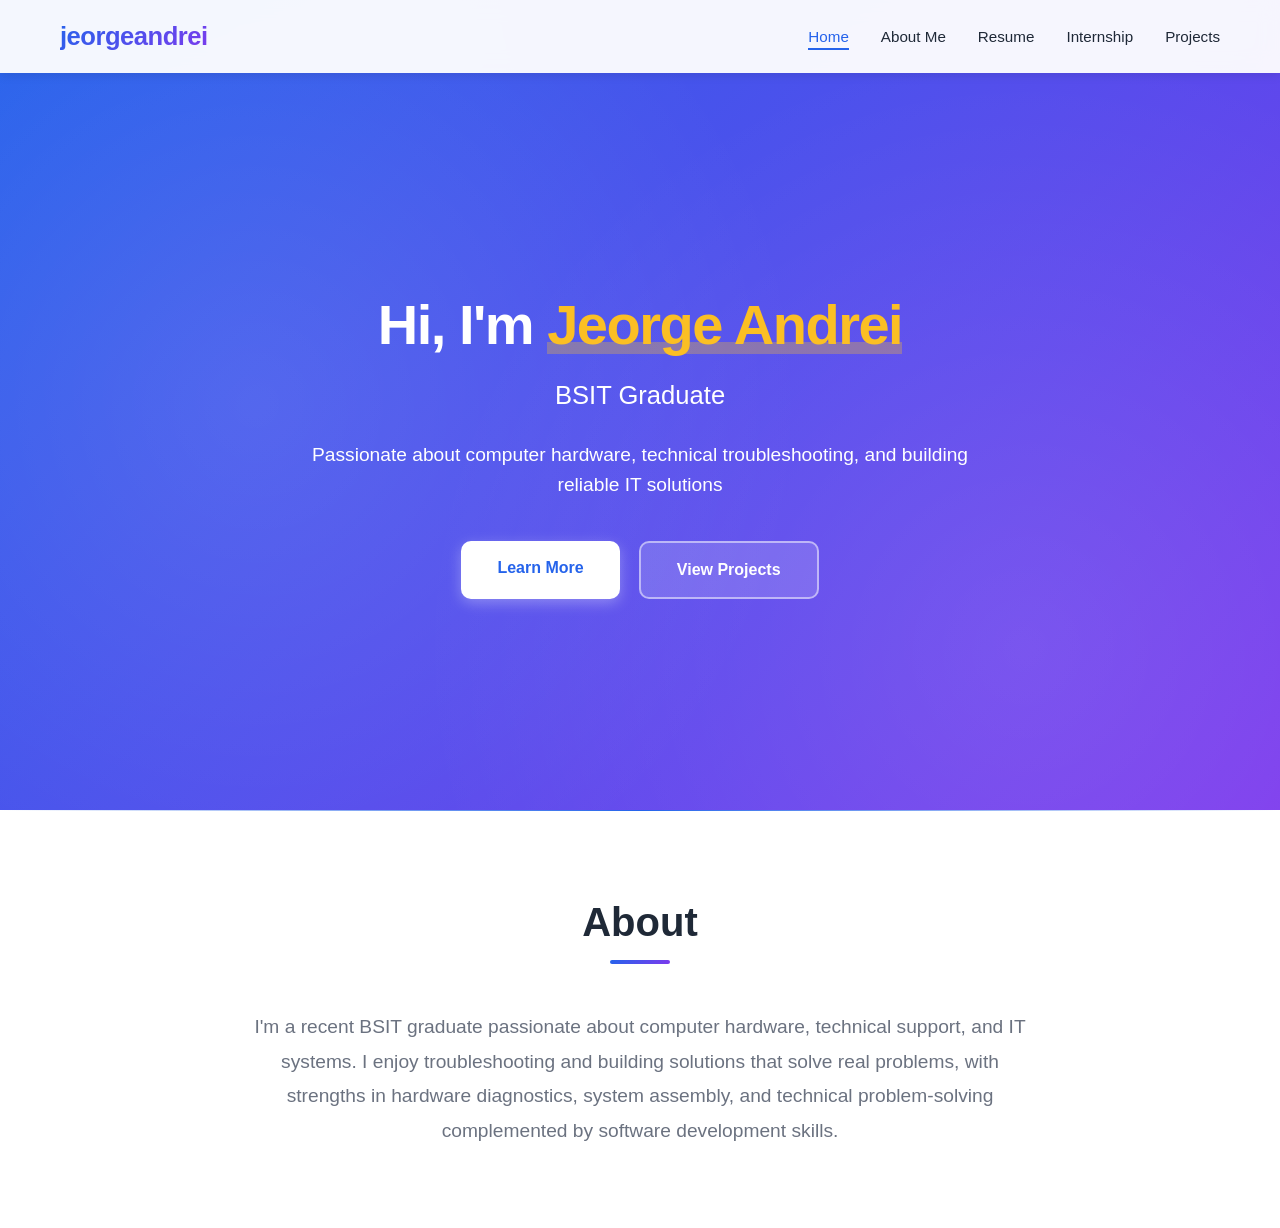
<file: index.html>
<!DOCTYPE html>
<html lang="en">
<head>
    <meta charset="UTF-8">
    <meta name="viewport" content="width=device-width, initial-scale=1.0">
    <title>Portfolio - Jeorge Andrei</title>
    <link rel="icon" type="image/webp" href="images/kise-pageicon.webp">
    <link rel="stylesheet" href="styles.css">
</head>
<body>
    <nav class="navbar">
        <div class="container">
            <div class="logo">jeorgeandrei</div>
            <div class="mobile-menu-toggle">
                <span></span>
                <span></span>
                <span></span>
            </div>
            <ul class="nav-links">
                <li><a href="index.html">Home</a></li>
                <li><a href="about.html">About Me</a></li>
                <li><a href="ELEVENCIONADO_JEORGE_ANDREI_RESUME.pdf" target="_blank">Resume</a></li>
                <li><a href="internship.html">Internship</a></li>
                <li><a href="projects.html">Projects</a></li>
            </ul>
        </div>
    </nav>

    <section class="hero">
        <div class="container">
            <div class="hero-content">
                <h1 class="hero-title">Hi, I'm <span class="highlight">Jeorge Andrei</span></h1>
                <p class="hero-subtitle">BSIT Graduate</p>
                <p class="hero-description">
                    Passionate about computer hardware, technical troubleshooting, and building reliable IT solutions
                </p>
                <div class="cta-buttons">
                    <a href="about.html" class="btn btn-primary">Learn More</a>
                    <a href="projects.html" class="btn btn-secondary">View Projects</a>
                </div>
            </div>
        </div>
    </section>

    <section class="about-brief">
        <div class="container">
            <div class="about-brief-content">
                <h2>About</h2>
                <p>I'm a recent BSIT graduate passionate about computer hardware, technical support, and IT systems. I enjoy troubleshooting and building solutions that solve real problems, with strengths in hardware diagnostics, system assembly, and technical problem-solving complemented by software development skills.</p>
            </div>
        </div>
    </section>

    <script src="script.js"></script>
</body>
</html>
</file>
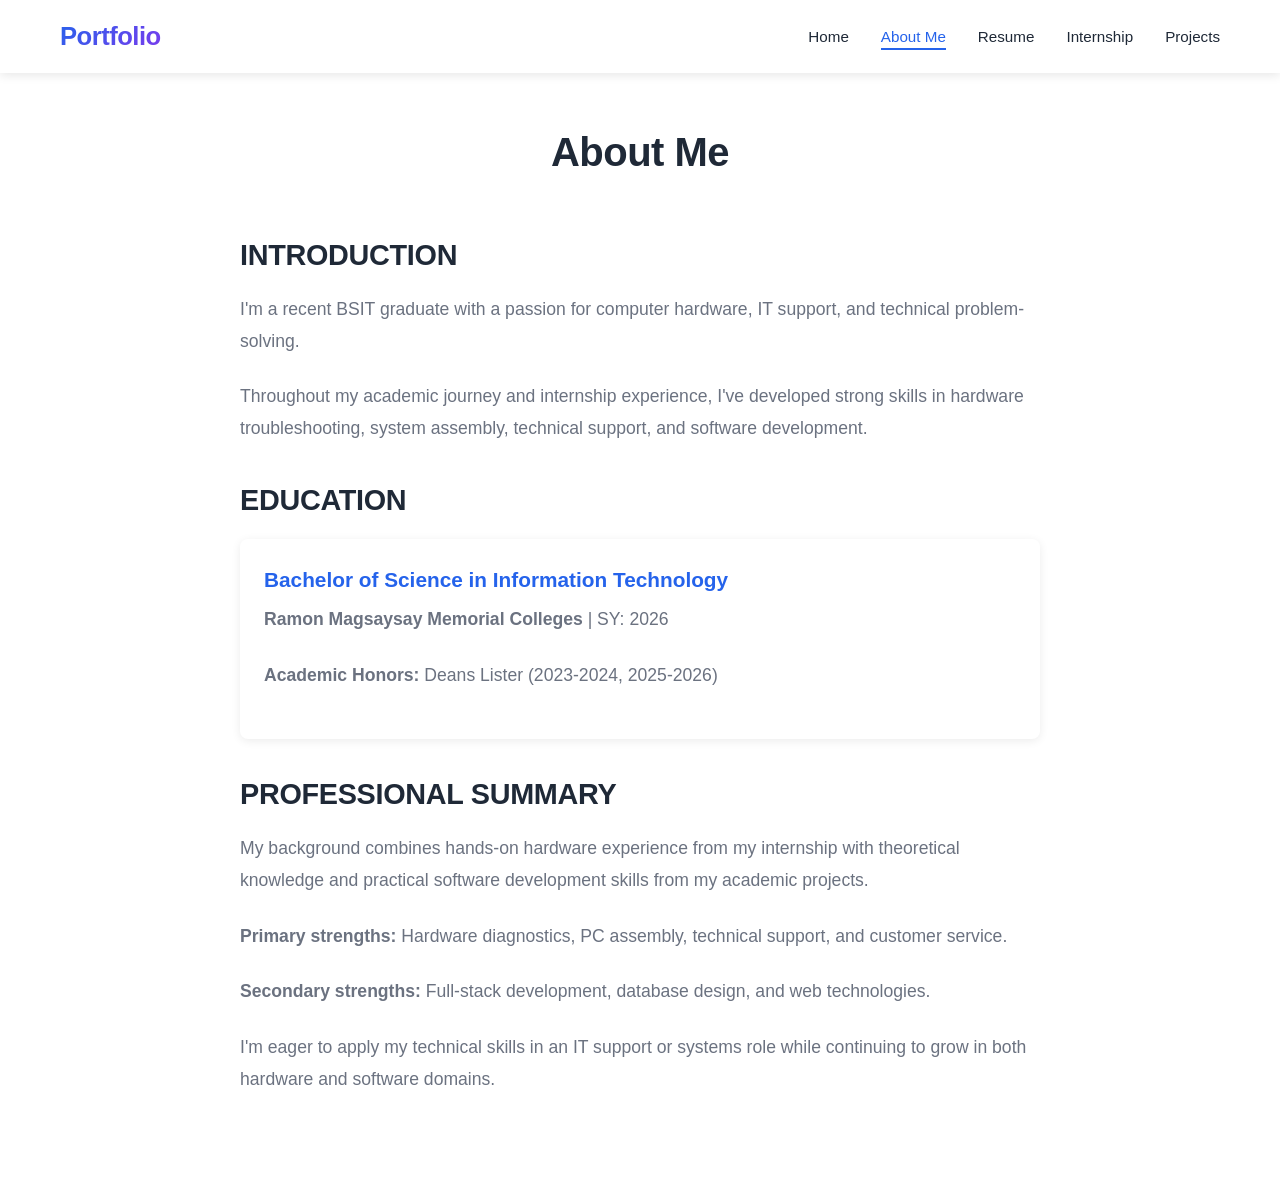
<file: about.html>
<!DOCTYPE html>
<html lang="en">
<head>
    <meta charset="UTF-8">
    <meta name="viewport" content="width=device-width, initial-scale=1.0">
    <title>About Me - Jeorge Andrei</title>
    <link rel="icon" type="image/webp" href="images/kise-pageicon.webp">
    <link rel="stylesheet" href="styles.css">
</head>
<body>
    <nav class="navbar">
        <div class="container">
            <div class="logo">Portfolio</div>
            <div class="mobile-menu-toggle">
                <span></span>
                <span></span>
                <span></span>
            </div>
            <ul class="nav-links">
                <li><a href="index.html">Home</a></li>
                <li><a href="about.html">About Me</a></li>
                <li><a href="ELEVENCIONADO_JEORGE_ANDREI_RESUME.pdf" target="_blank">Resume</a></li>
                <li><a href="internship.html">Internship</a></li>
                <li><a href="projects.html">Projects</a></li>
            </ul>
        </div>
    </nav>

    <section class="page-section">
        <div class="container">
            <h1 class="page-title">About Me</h1>
            <div class="about-content">
                <div class="about-text">
                    <h3>INTRODUCTION</h3>
                    <p>I'm a recent BSIT graduate with a passion for computer hardware, IT support, and technical problem-solving.</p>
                    <p>Throughout my academic journey and internship experience, I've developed strong skills in hardware troubleshooting, system assembly, technical support, and software development.</p>
                    
                    <h3>EDUCATION</h3>
                    <div class="education-item">
                        <h4>Bachelor of Science in Information Technology</h4>
                        <p class="education-details"><strong>Ramon Magsaysay Memorial Colleges</strong> | SY: 2026</p>
                        <p class="education-description"><strong>Academic Honors:</strong> Deans Lister (2023-2024, 2025-2026)</p>
                    </div>

                    <h3>PROFESSIONAL SUMMARY</h3>
                    <p>My background combines hands-on hardware experience from my internship with theoretical knowledge and practical software development skills from my academic projects.</p>
                    <p><strong>Primary strengths:</strong> Hardware diagnostics, PC assembly, technical support, and customer service.</p>
                    <p><strong>Secondary strengths:</strong> Full-stack development, database design, and web technologies.</p>
                    <p>I'm eager to apply my technical skills in an IT support or systems role while continuing to grow in both hardware and software domains.</p>
                </div>
            </div>
        </div>
    </section>

    <script src="script.js"></script>
</body>
</html>
</file>
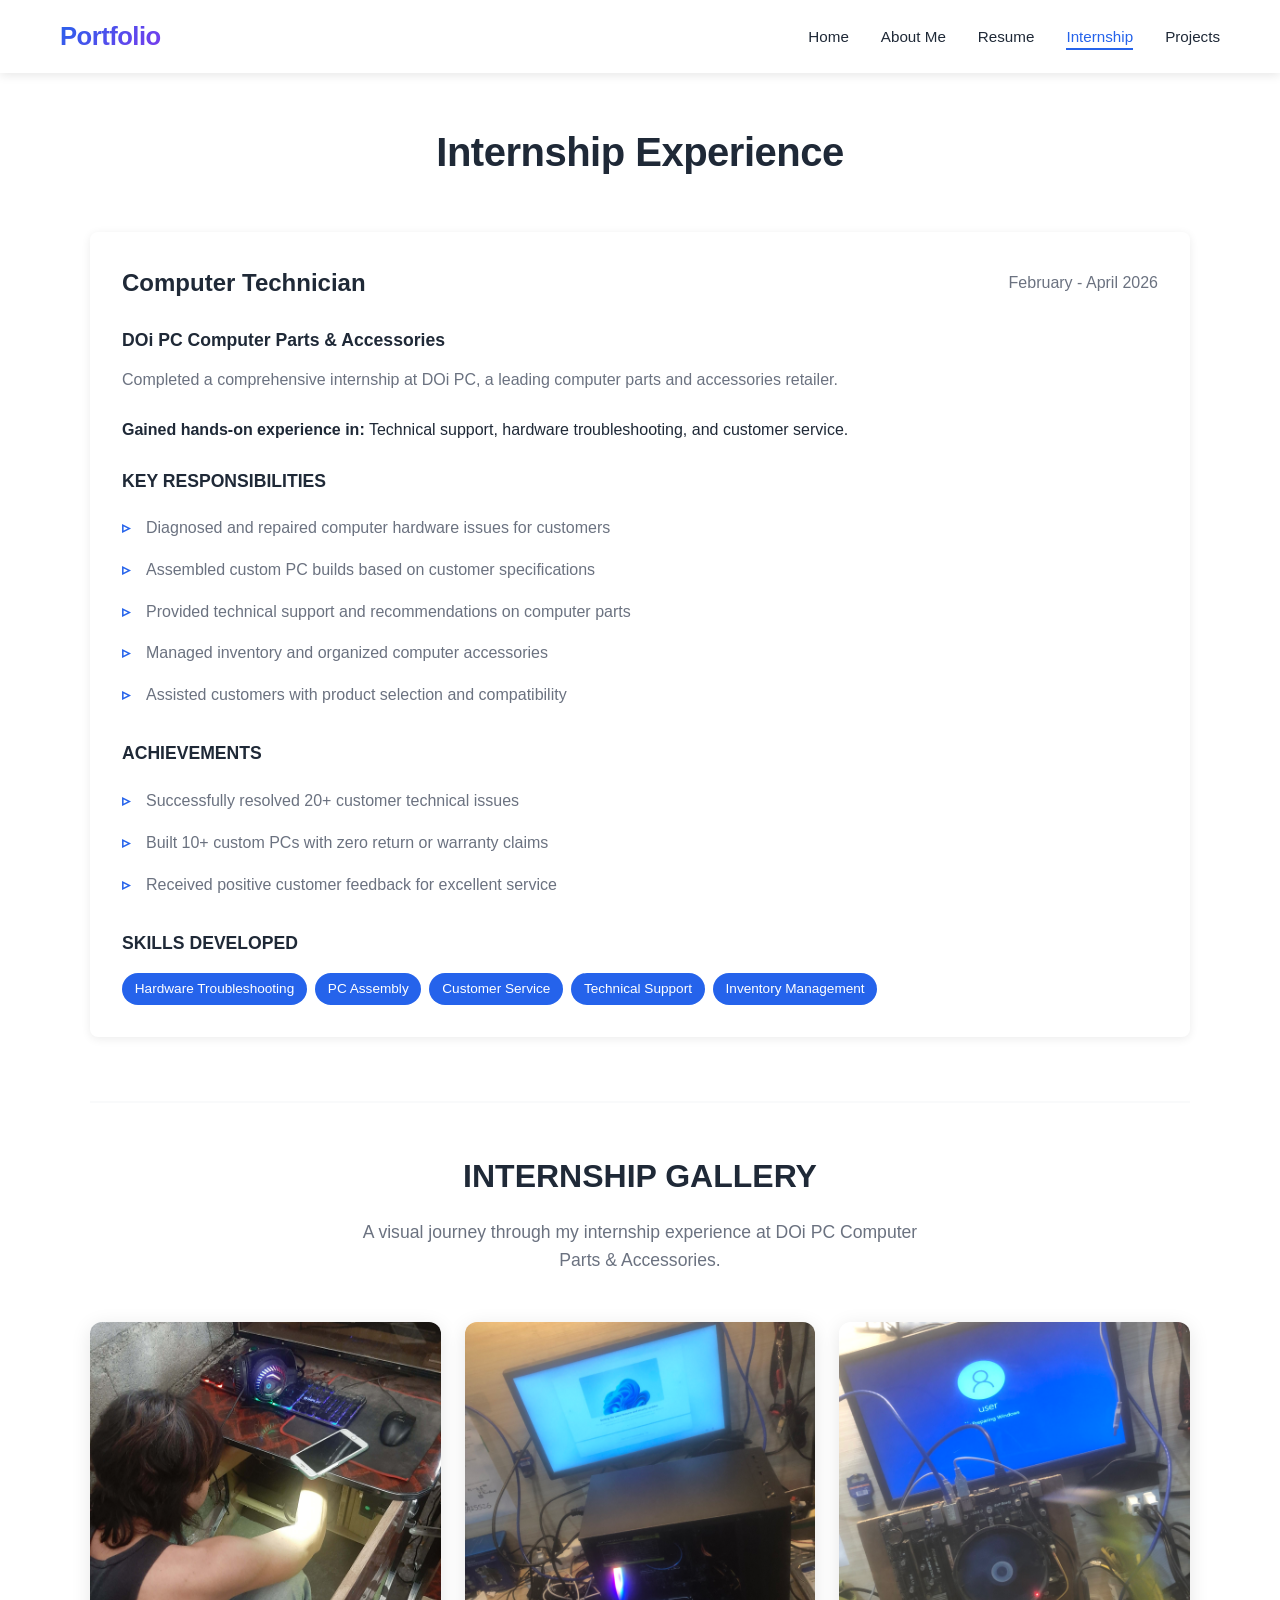
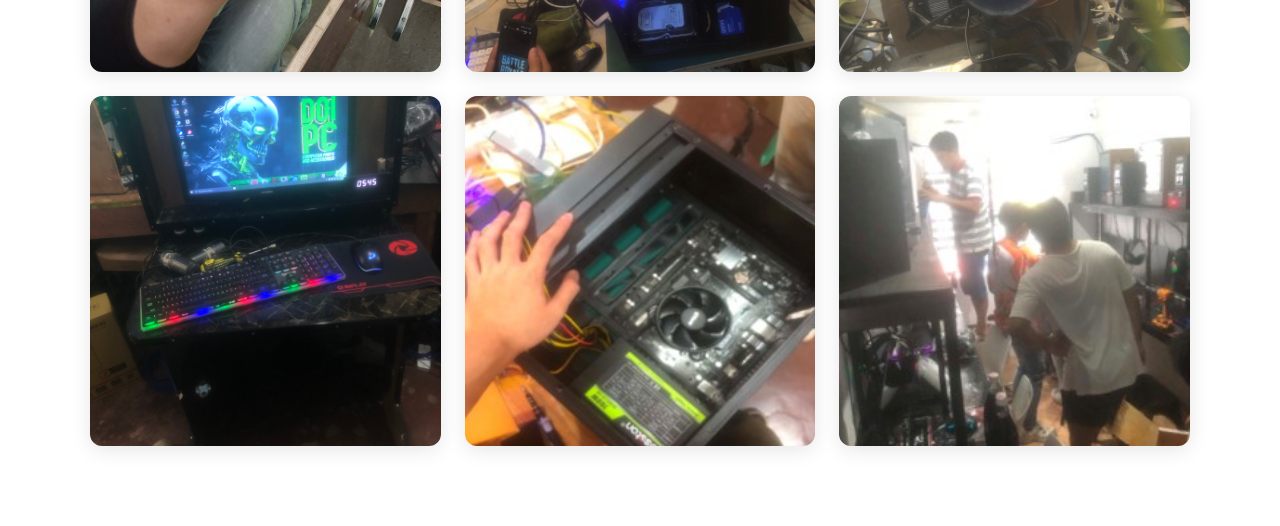
<file: internship.html>
<!DOCTYPE html>
<html lang="en">
<head>
    <meta charset="UTF-8">
    <meta name="viewport" content="width=device-width, initial-scale=1.0">
    <title>Experience - Jeorge Andrei</title>
    <link rel="icon" type="image/webp" href="images/kise-pageicon.webp">
    <link rel="stylesheet" href="styles.css">
</head>
<body>
    <nav class="navbar">
        <div class="container">
            <div class="logo">Portfolio</div>
            <div class="mobile-menu-toggle">
                <span></span>
                <span></span>
                <span></span>
            </div>
            <ul class="nav-links">
                <li><a href="index.html">Home</a></li>
                <li><a href="about.html">About Me</a></li>
                <li><a href="ELEVENCIONADO_JEORGE_ANDREI_RESUME.pdf" target="_blank">Resume</a></li>
                <li><a href="internship.html">Internship</a></li>
                <li><a href="projects.html">Projects</a></li>
            </ul>
        </div>
    </nav>

    <section class="page-section">
        <div class="container">
            <h1 class="page-title">Internship Experience</h1>
            <div class="internship-content">
                <div class="internship-item">
                    <div class="internship-header">
                        <h3>Computer Technician</h3>
                        <span class="internship-date">February - April 2026</span>
                    </div>
                    <h4 class="company-name">DOi PC Computer Parts & Accessories</h4>
                    <p class="internship-description">
                        Completed a comprehensive internship at DOi PC, a leading computer parts and accessories retailer.
                    </p>
                    <p><strong>Gained hands-on experience in:</strong> Technical support, hardware troubleshooting, and customer service.</p>
                    
                    <h4>KEY RESPONSIBILITIES</h4>
                    <ul class="responsibilities-list">
                        <li>Diagnosed and repaired computer hardware issues for customers</li>
                        <li>Assembled custom PC builds based on customer specifications</li>
                        <li>Provided technical support and recommendations on computer parts</li>
                        <li>Managed inventory and organized computer accessories</li>
                        <li>Assisted customers with product selection and compatibility</li>
                    </ul>
                    
                    <h4>ACHIEVEMENTS</h4>
                    <ul class="responsibilities-list">
                        <li>Successfully resolved 20+ customer technical issues</li>
                        <li>Built 10+ custom PCs with zero return or warranty claims</li>
                        <li>Received positive customer feedback for excellent service</li>
                    </ul>
                    
                    <h4>SKILLS DEVELOPED</h4>
                    <div class="tech-tags">
                        <span class="tag">Hardware Troubleshooting</span>
                        <span class="tag">PC Assembly</span>
                        <span class="tag">Customer Service</span>
                        <span class="tag">Technical Support</span>
                        <span class="tag">Inventory Management</span>
                    </div>
                </div>

                <div class="internship-gallery-section">
                    <h2 class="section-subtitle">INTERNSHIP GALLERY</h2>
                    <p class="gallery-intro">A visual journey through my internship experience at DOi PC Computer Parts & Accessories.</p>
                    
                    <div class="internship-gallery">
                        <div class="gallery-item">
                            <img src="images/internship/internship-1.jpg" alt="Internship Experience 1">
                            <div class="gallery-caption">
                                <p>Working on computer assembly and hardware installation</p>
                            </div>
                        </div>

                        <div class="gallery-item">
                            <img src="images/internship/internship2.jpg" alt="Internship Experience 2">
                            <div class="gallery-caption">
                                <p>Troubleshooting and diagnosing computer issues</p>
                            </div>
                        </div>

                        <div class="gallery-item">
                            <img src="images/internship/internship3.jpg" alt="Internship Experience 3">
                            <div class="gallery-caption">
                                <p>Organizing and managing computer accessories inventory</p>
                            </div>
                        </div>

                        <div class="gallery-item">
                            <img src="images/internship/internship4.jpg" alt="Internship Experience 4">
                            <div class="gallery-caption">
                                <p>Providing customer support and technical assistance</p>
                            </div>
                        </div>

                        <div class="gallery-item">
                            <img src="images/internship/internship5.jpg" alt="Internship Experience 5">
                            <div class="gallery-caption">
                                <p>Team collaboration and daily operations</p>
                            </div>
                        </div>

                        <div class="gallery-item">
                            <img src="images/internship/internship6.jpg" alt="Internship Experience 6">
                            <div class="gallery-caption">
                                <p>Completing a successful internship at DOi PC</p>
                            </div>
                        </div>
                    </div>
                </div>
            </div>
        </div>
    </section>

    <script src="script.js"></script>
</body>
</html>
</file>
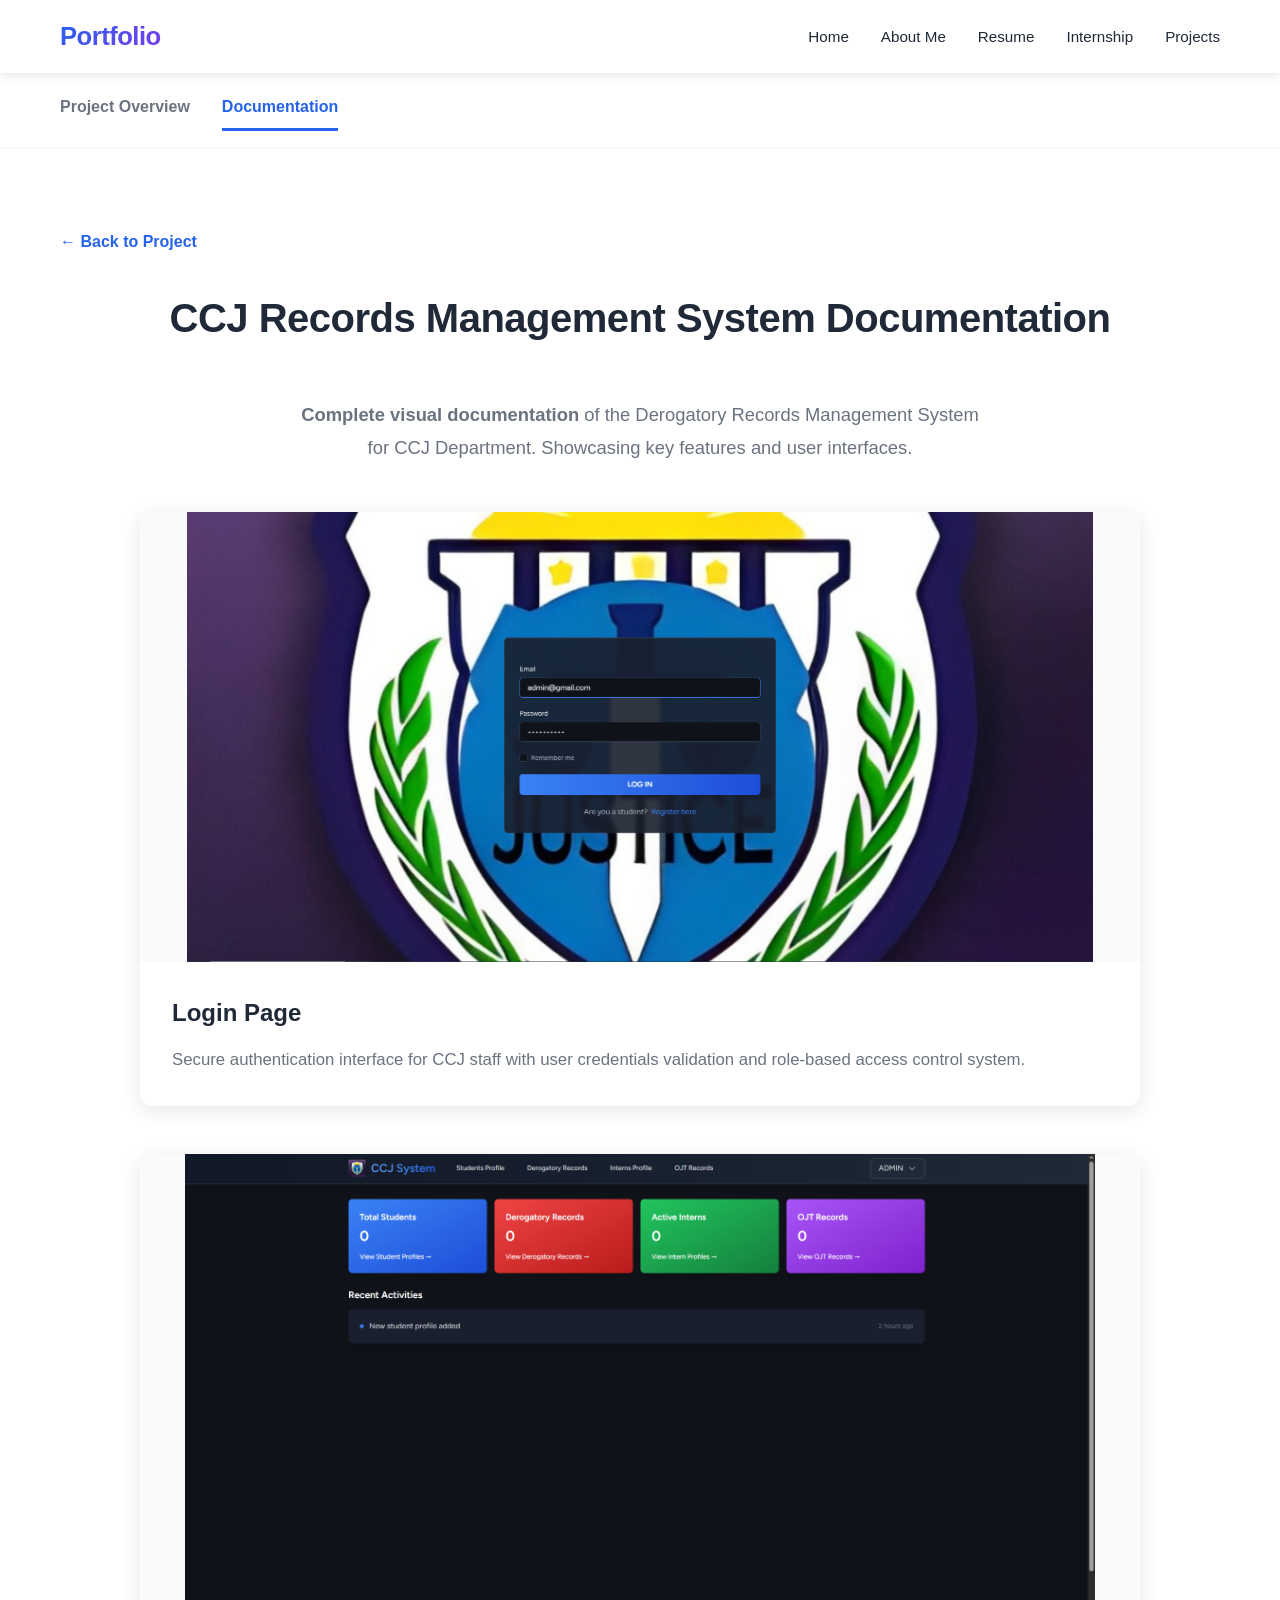
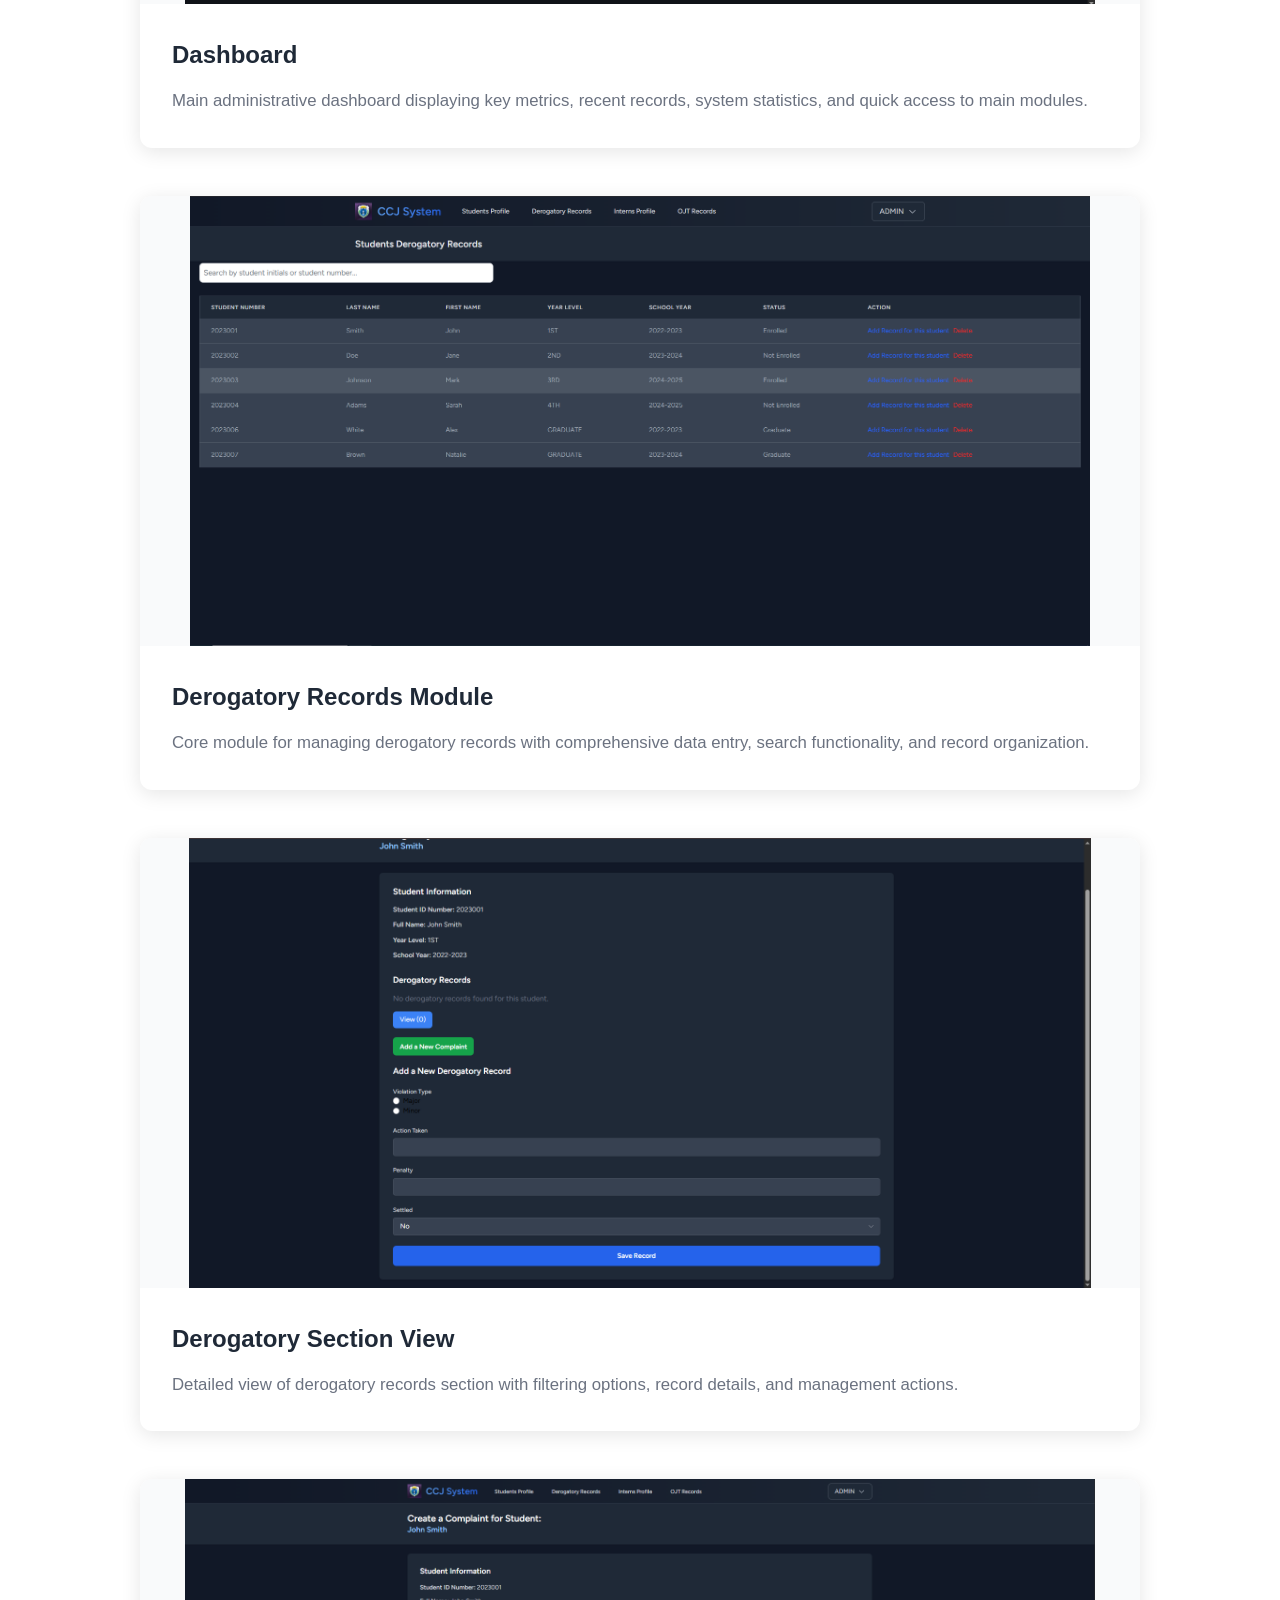
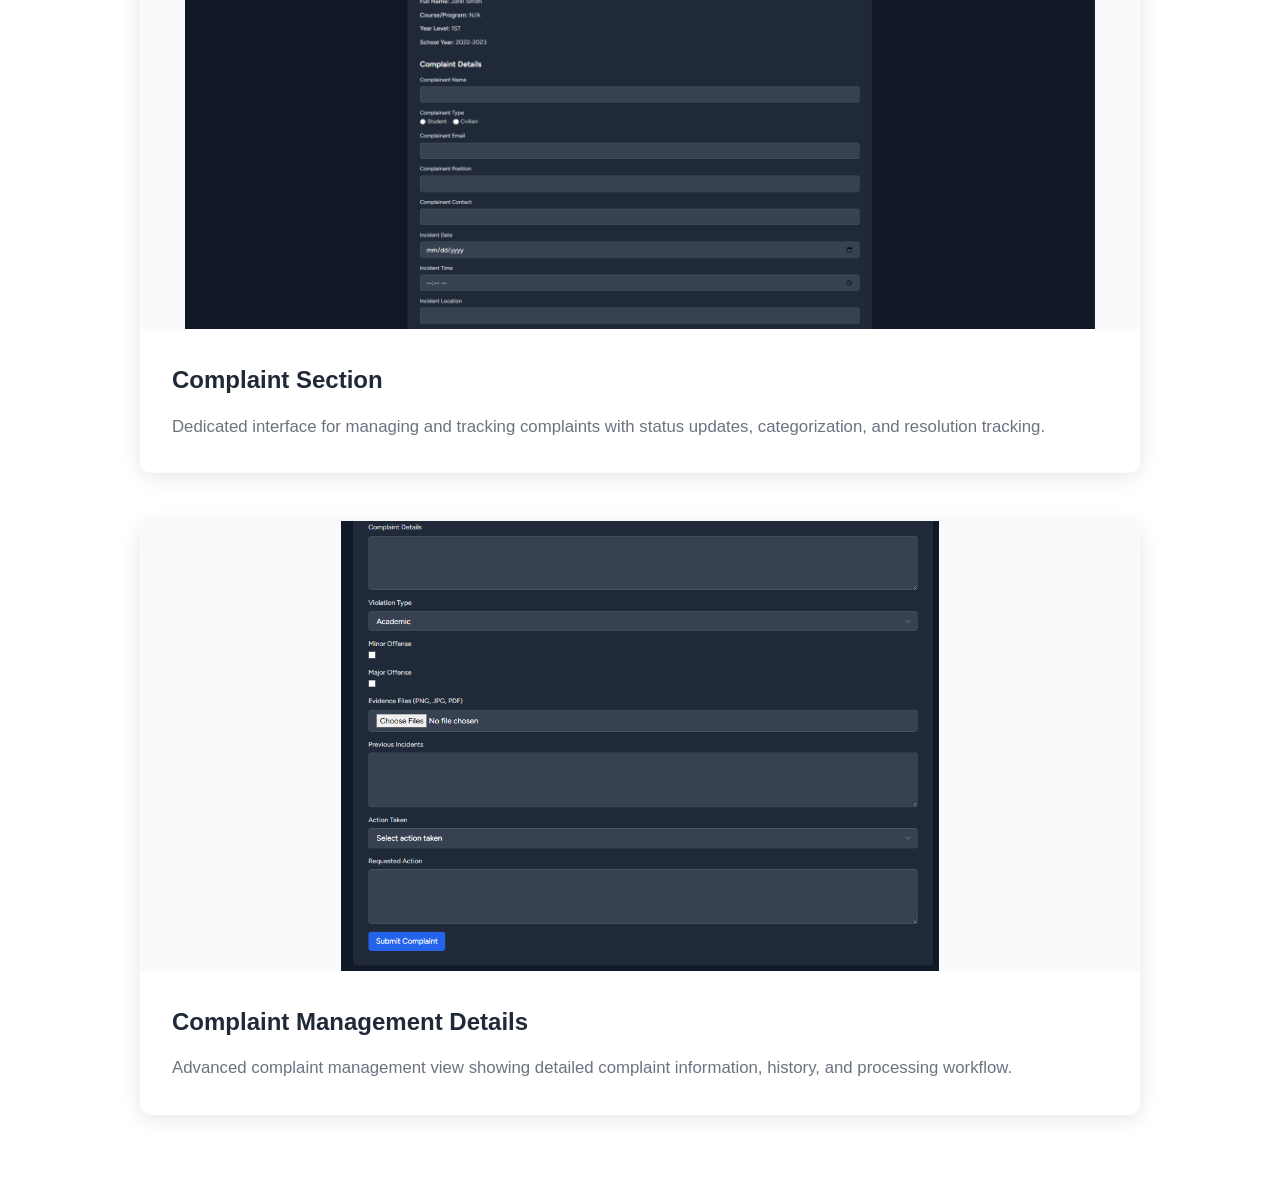
<file: project-ccj-docs.html>
<!DOCTYPE html>
<html lang="en">
<head>
    <meta charset="UTF-8">
    <meta name="viewport" content="width=device-width, initial-scale=1.0">
    <title>CCJ Documentation - Jeorge Andrei</title>
    <link rel="icon" type="image/webp" href="images/kise-pageicon.webp">
    <link rel="stylesheet" href="styles.css">
</head>
<body>
    <nav class="navbar">
        <div class="container">
            <div class="logo">Portfolio</div>
            <div class="mobile-menu-toggle">
                <span></span>
                <span></span>
                <span></span>
            </div>
            <ul class="nav-links">
                <li><a href="index.html">Home</a></li>
                <li><a href="about.html">About Me</a></li>
                <li><a href="ELEVENCIONADO_JEORGE_ANDREI_RESUME.pdf" target="_blank">Resume</a></li>
                <li><a href="internship.html">Internship</a></li>
                <li><a href="projects.html">Projects</a></li>
            </ul>
        </div>
    </nav>

    <div class="project-sub-nav">
        <div class="container">
            <a href="project-ccj.html" class="sub-nav-link">Project Overview</a>
            <a href="project-ccj-docs.html" class="sub-nav-link active">Documentation</a>
        </div>
    </div>

    <section class="documentation-section">
        <div class="container">
            <a href="project-ccj.html" class="back-link">← Back to Project</a>
            
            <h1 class="page-title">CCJ Records Management System Documentation</h1>
            <p class="documentation-intro">
                <strong>Complete visual documentation</strong> of the Derogatory Records Management System for CCJ Department.
                Showcasing key features and user interfaces.
            </p>

            <div class="documentation-grid">
                <div class="doc-item">
                    <div class="doc-image">
                        <img src="images/ccj-screenshots/CCJ-loginpage.png" alt="CCJ Login Page">
                    </div>
                    <div class="doc-content">
                        <h3>Login Page</h3>
                        <p>Secure authentication interface for CCJ staff with user credentials validation and role-based access control system.</p>
                    </div>
                </div>

                <div class="doc-item">
                    <div class="doc-image">
                        <img src="images/ccj-screenshots/ccjdashboard.png" alt="CCJ Dashboard">
                    </div>
                    <div class="doc-content">
                        <h3>Dashboard</h3>
                        <p>Main administrative dashboard displaying key metrics, recent records, system statistics, and quick access to main modules.</p>
                    </div>
                </div>

                <div class="doc-item">
                    <div class="doc-image">
                        <img src="images/ccj-screenshots/Derogatoryrecords-module.png" alt="Derogatory Records Module">
                    </div>
                    <div class="doc-content">
                        <h3>Derogatory Records Module</h3>
                        <p>Core module for managing derogatory records with comprehensive data entry, search functionality, and record organization.</p>
                    </div>
                </div>

                <div class="doc-item">
                    <div class="doc-image">
                        <img src="images/ccj-screenshots/derogatory-section.png" alt="Derogatory Section">
                    </div>
                    <div class="doc-content">
                        <h3>Derogatory Section View</h3>
                        <p>Detailed view of derogatory records section with filtering options, record details, and management actions.</p>
                    </div>
                </div>

                <div class="doc-item">
                    <div class="doc-image">
                        <img src="images/ccj-screenshots/complaint section.png" alt="Complaint Section">
                    </div>
                    <div class="doc-content">
                        <h3>Complaint Section</h3>
                        <p>Dedicated interface for managing and tracking complaints with status updates, categorization, and resolution tracking.</p>
                    </div>
                </div>

                <div class="doc-item">
                    <div class="doc-image">
                        <img src="images/ccj-screenshots/complaintsection2.png" alt="Complaint Management">
                    </div>
                    <div class="doc-content">
                        <h3>Complaint Management Details</h3>
                        <p>Advanced complaint management view showing detailed complaint information, history, and processing workflow.</p>
                    </div>
                </div>
            </div>
        </div>
    </section>

    <script src="script.js"></script>
</body>
</html>
</file>
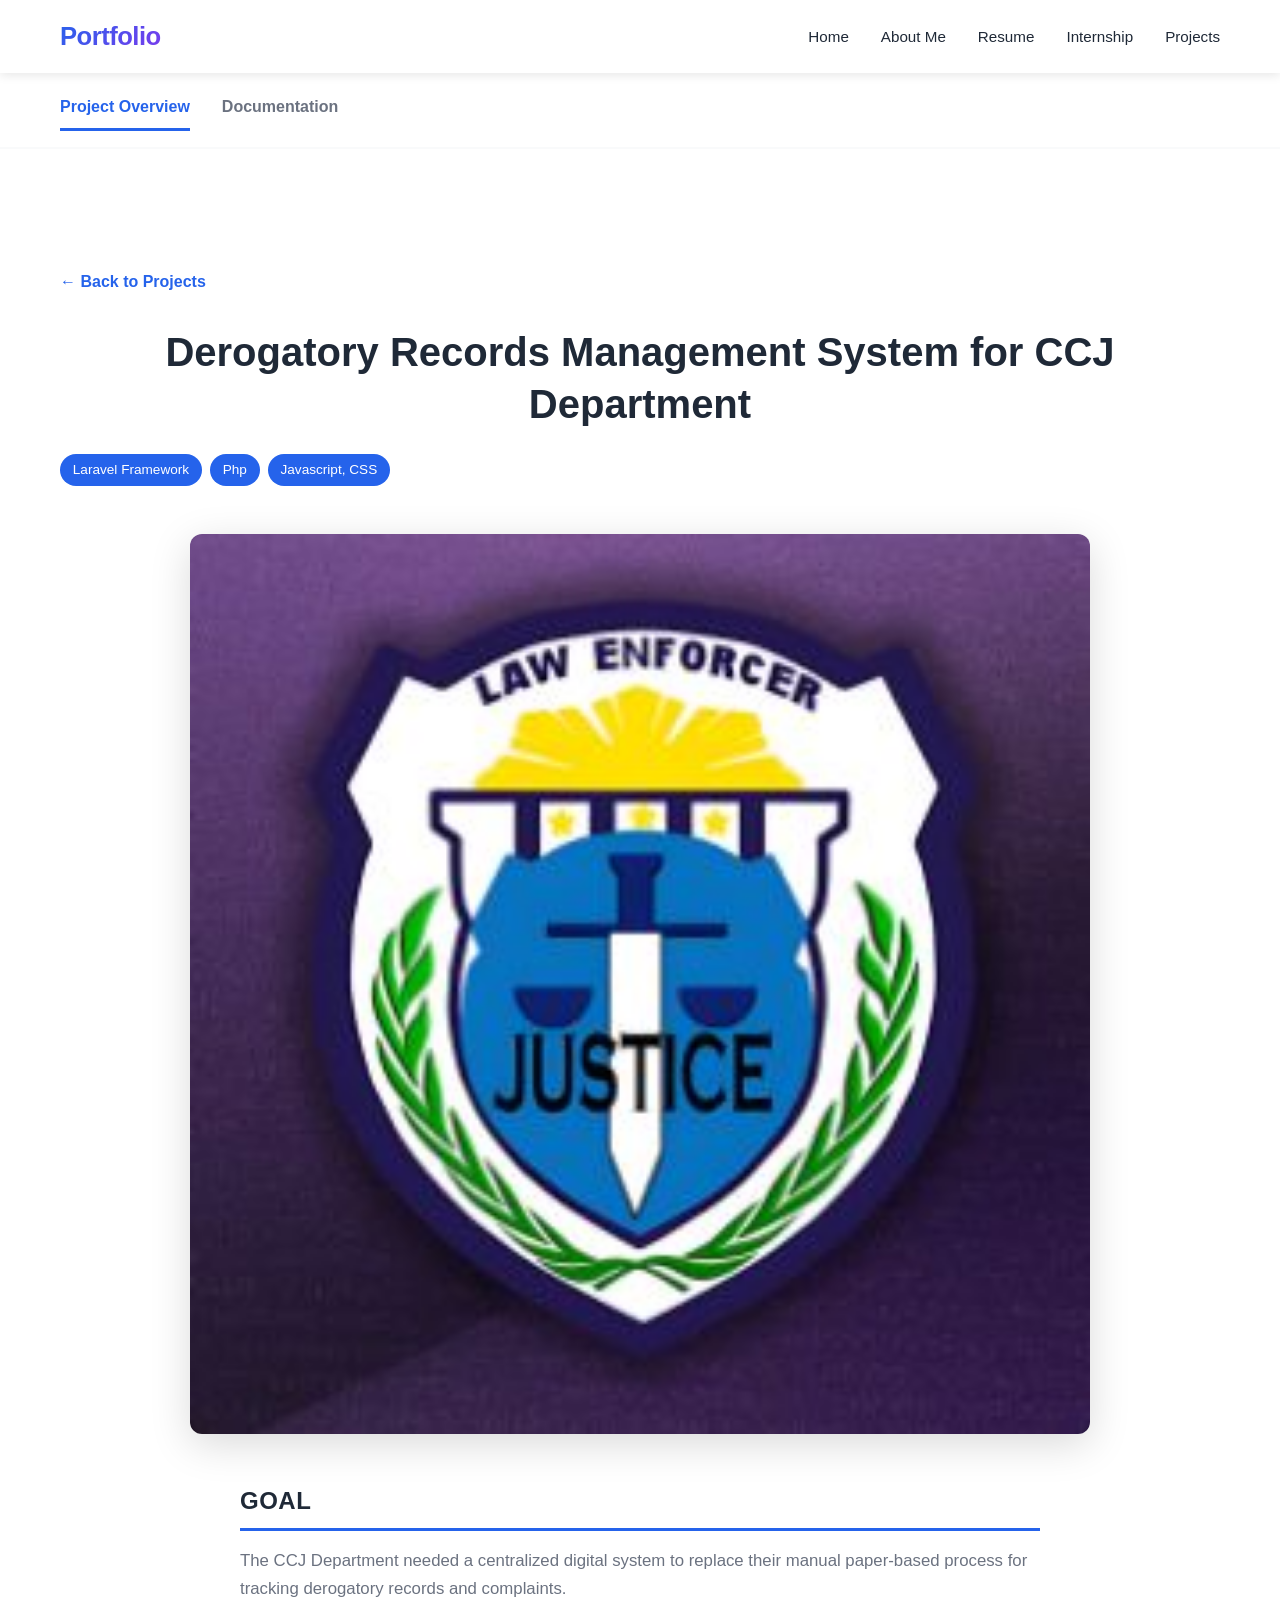
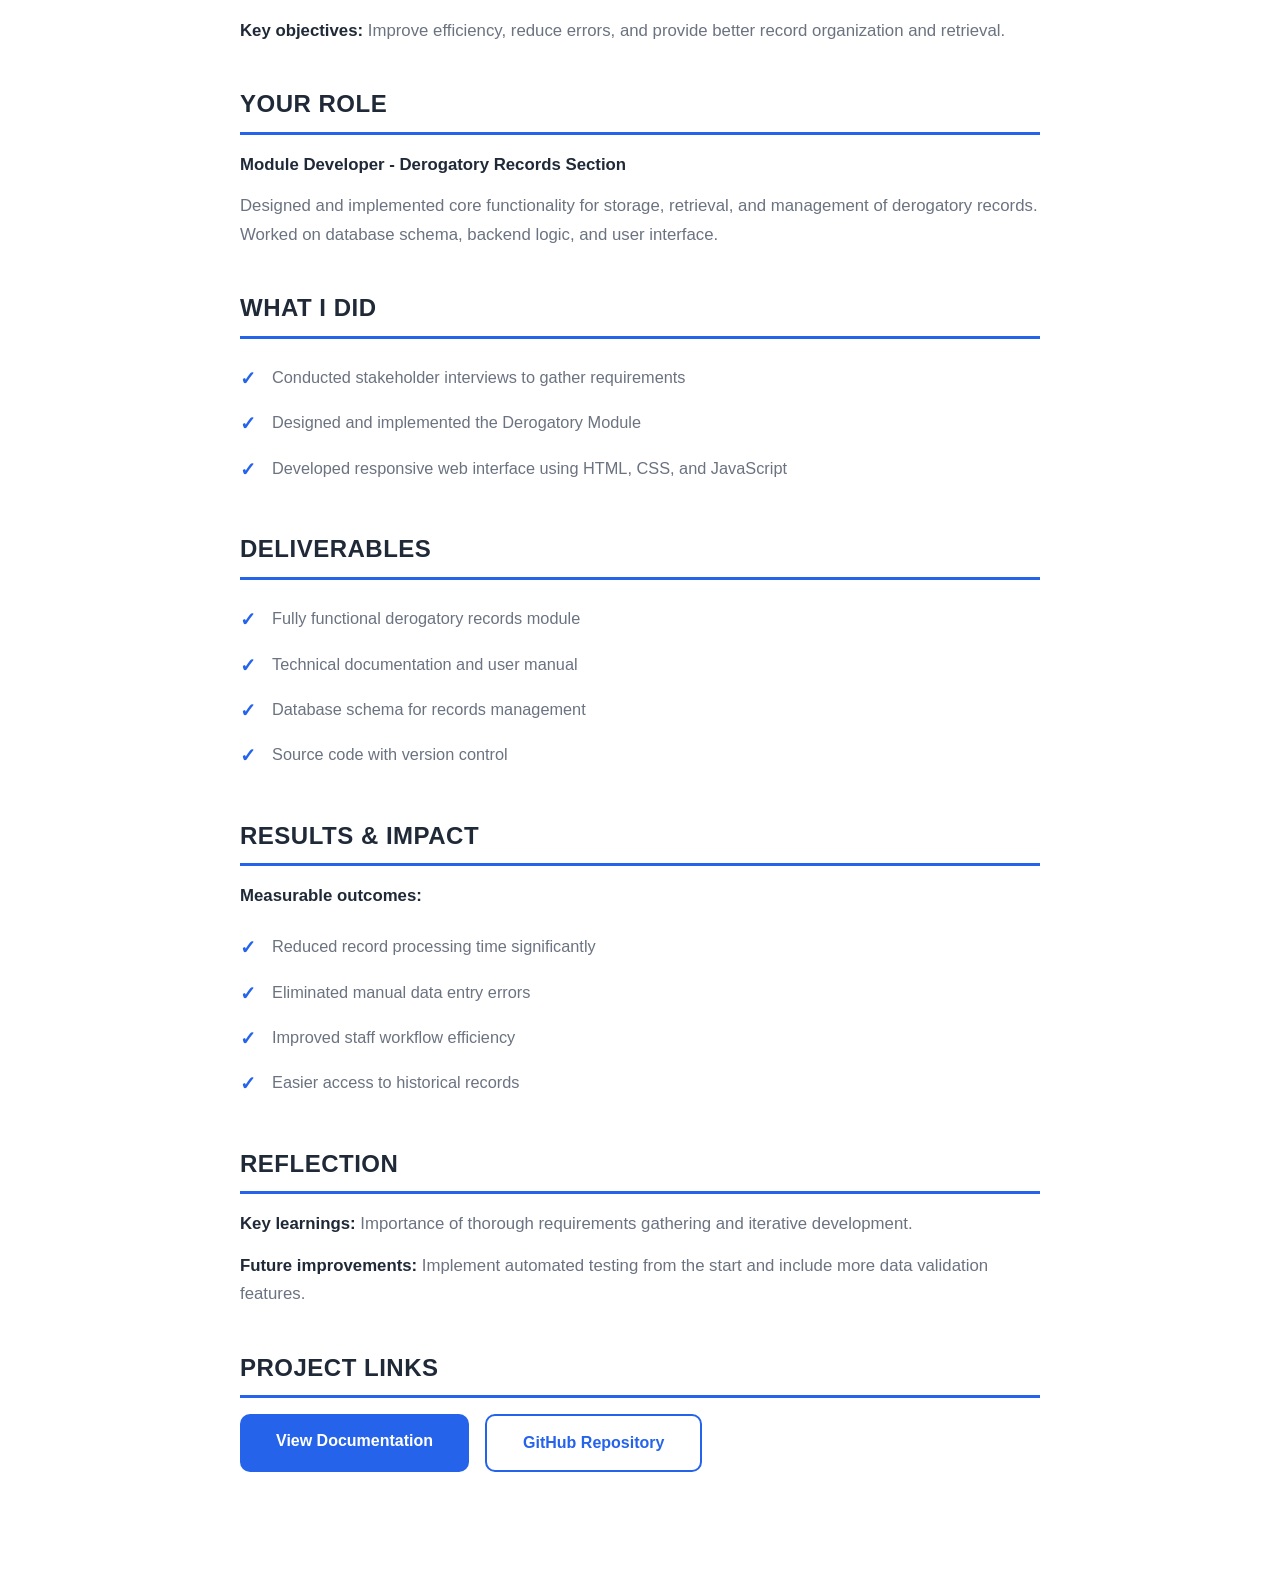
<file: project-ccj.html>
<!DOCTYPE html>
<html lang="en">
<head>
    <meta charset="UTF-8">
    <meta name="viewport" content="width=device-width, initial-scale=1.0">
    <title>CCJ Project - Jeorge Andrei</title>
    <link rel="icon" type="image/webp" href="images/kise-pageicon.webp">
    <link rel="stylesheet" href="styles.css">
</head>
<body>
    <nav class="navbar">
        <div class="container">
            <div class="logo">Portfolio</div>
            <div class="mobile-menu-toggle">
                <span></span>
                <span></span>
                <span></span>
            </div>
            <ul class="nav-links">
                <li><a href="index.html">Home</a></li>
                <li><a href="about.html">About Me</a></li>
                <li><a href="ELEVENCIONADO_JEORGE_ANDREI_RESUME.pdf" target="_blank">Resume</a></li>
                <li><a href="internship.html">Internship</a></li>
                <li><a href="projects.html">Projects</a></li>
            </ul>
        </div>
    </nav>

    <div class="project-sub-nav">
        <div class="container">
            <a href="project-ccj.html" class="sub-nav-link active">Project Overview</a>
            <a href="project-ccj-docs.html" class="sub-nav-link">Documentation</a>
        </div>
    </div>

    <section class="project-detail">
        <div class="container">
            <a href="projects.html" class="back-link">← Back to Projects</a>
            
            <div class="project-header">
                <h1 class="project-detail-title">Derogatory Records Management System for CCJ Department</h1>
                <div class="tech-tags">
                    <span class="tag">Laravel Framework</span>
                    <span class="tag">Php</span>
                    <span class="tag">Javascript, CSS</span>
                </div>
            </div>

            <div class="project-image-banner">
                <img src="images/ccj.png" alt="Derogatory Records Management System">
            </div>

            <div class="project-content">
                <div class="project-section">
                    <h2>GOAL</h2>
                    <p>The CCJ Department needed a centralized digital system to replace their manual paper-based process for tracking derogatory records and complaints.</p>
                    <p><strong>Key objectives:</strong> Improve efficiency, reduce errors, and provide better record organization and retrieval.</p>
                </div>

                <div class="project-section">
                    <h2>YOUR ROLE</h2>
                    <p><strong>Module Developer - Derogatory Records Section</strong></p>
                    <p>Designed and implemented core functionality for storage, retrieval, and management of derogatory records. Worked on database schema, backend logic, and user interface.</p>
                </div>

                <div class="project-section">
                    <h2>WHAT I DID</h2>
                    <ul class="project-list">
                        <li>Conducted stakeholder interviews to gather requirements</li>
                        <li>Designed and implemented the Derogatory Module</li>
                        <li>Developed responsive web interface using HTML, CSS, and JavaScript</li>
                    </ul>
                </div>

                <div class="project-section">
                    <h2>DELIVERABLES</h2>
                    <ul class="project-list">
                        <li>Fully functional derogatory records module</li>
                        <li>Technical documentation and user manual</li>
                        <li>Database schema for records management</li>
                        <li>Source code with version control</li>
                    </ul>
                </div>

                <div class="project-section">
                    <h2>RESULTS & IMPACT</h2>
                    <p><strong>Measurable outcomes:</strong></p>
                    <ul class="project-list">
                        <li>Reduced record processing time significantly</li>
                        <li>Eliminated manual data entry errors</li>
                        <li>Improved staff workflow efficiency</li>
                        <li>Easier access to historical records</li>
                    </ul>
                </div>

                <div class="project-section">
                    <h2>REFLECTION</h2>
                    <p><strong>Key learnings:</strong> Importance of thorough requirements gathering and iterative development.</p>
                    <p><strong>Future improvements:</strong> Implement automated testing from the start and include more data validation features.</p>
                </div>

                <div class="project-section">
                    <h2>PROJECT LINKS</h2>
                    <div class="project-links-detail">
                        <a href="project-ccj-docs.html" class="btn btn-primary">View Documentation</a>
                        <a href="https://github.com/IamGotu/CCJ_SYSTEM_PROJECT" class="btn btn-secondary" target="_blank">GitHub Repository</a>
                    </div>
                </div>
            </div>
        </div>
    </section>

    <script src="script.js"></script>
</body>
</html>
</file>
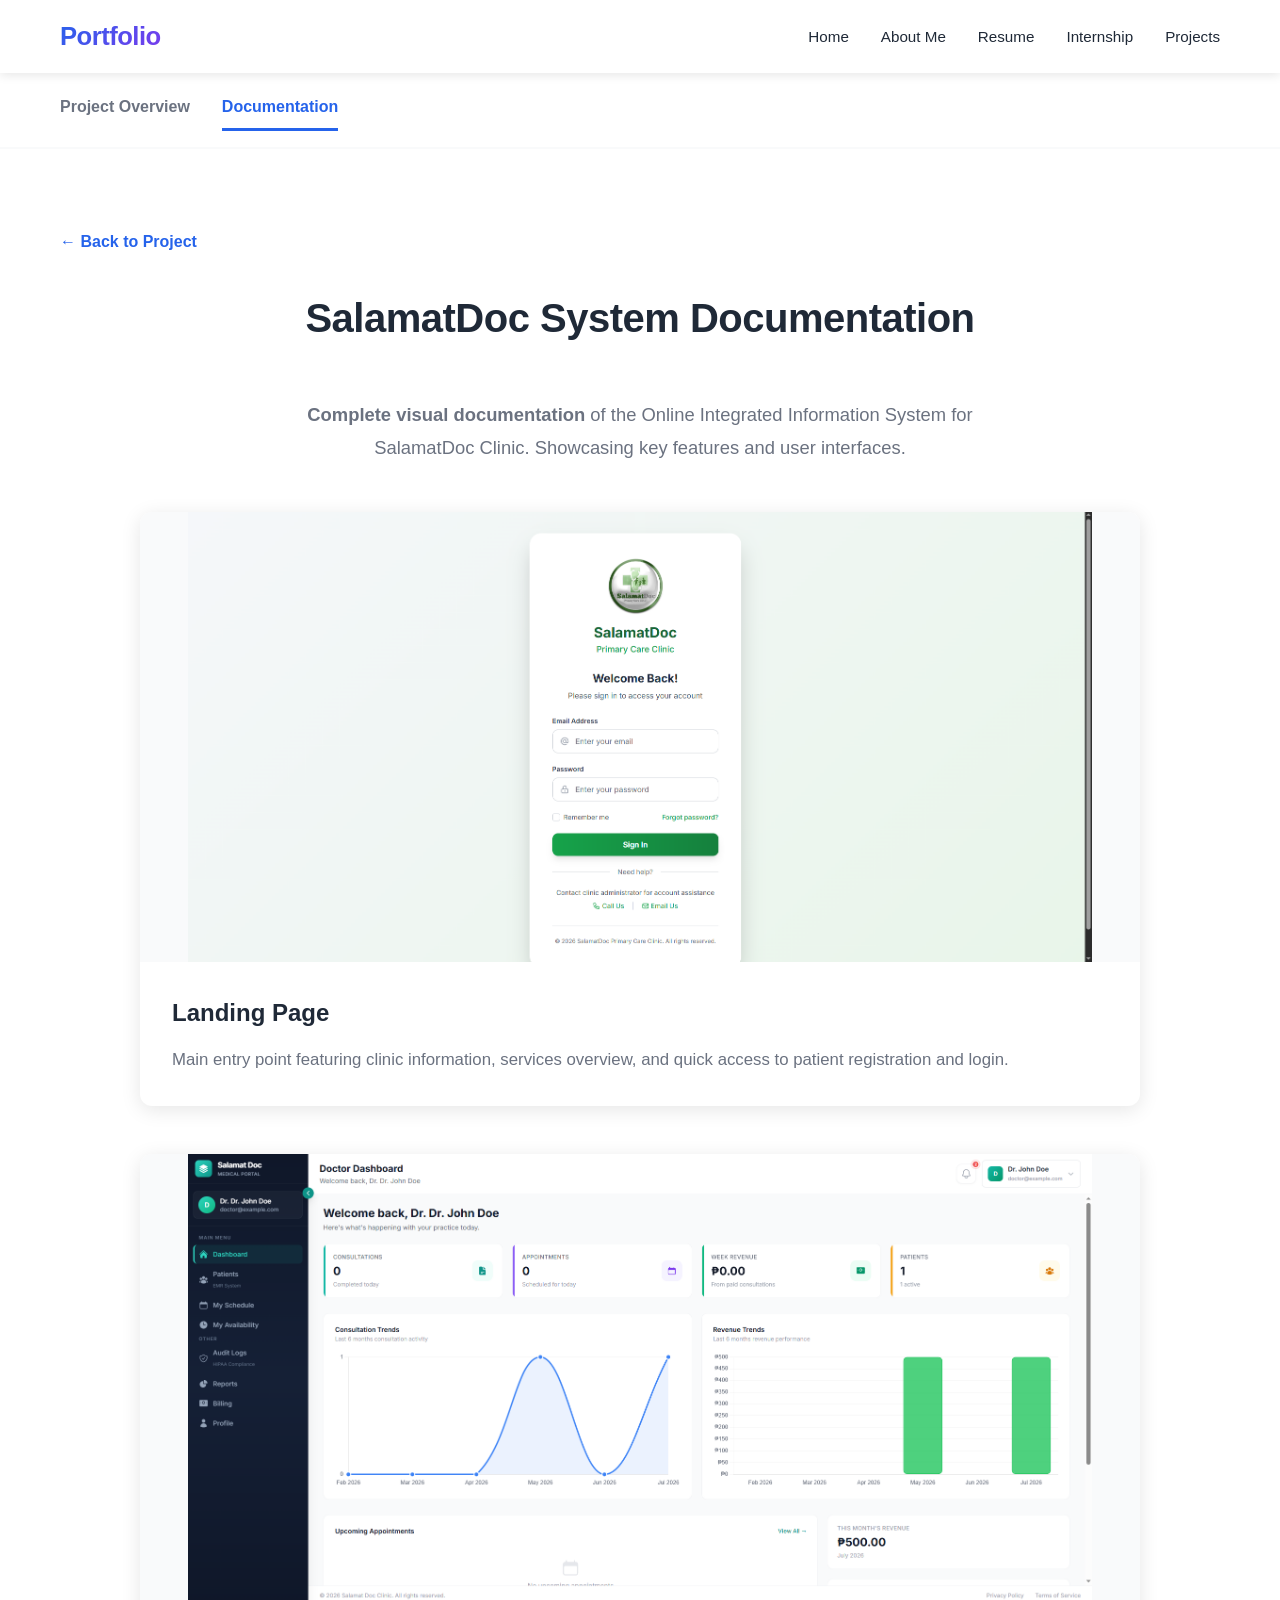
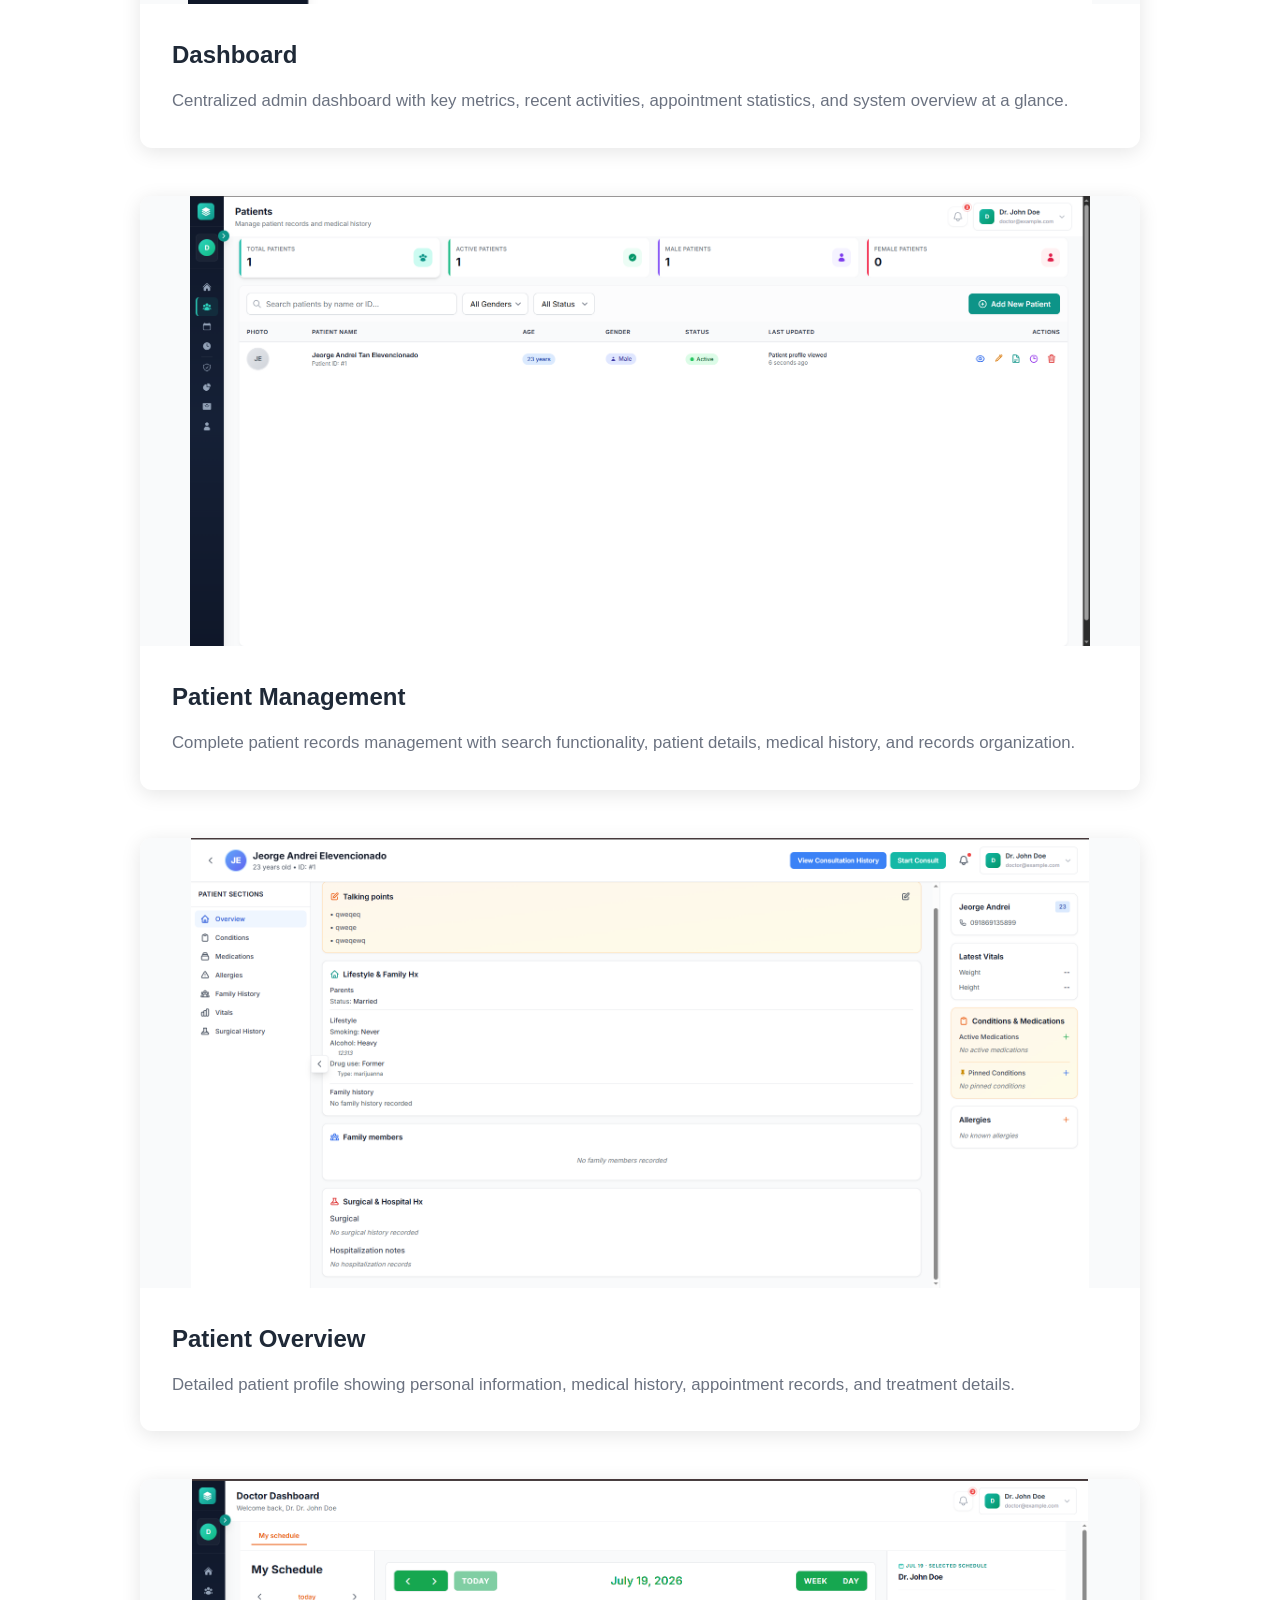
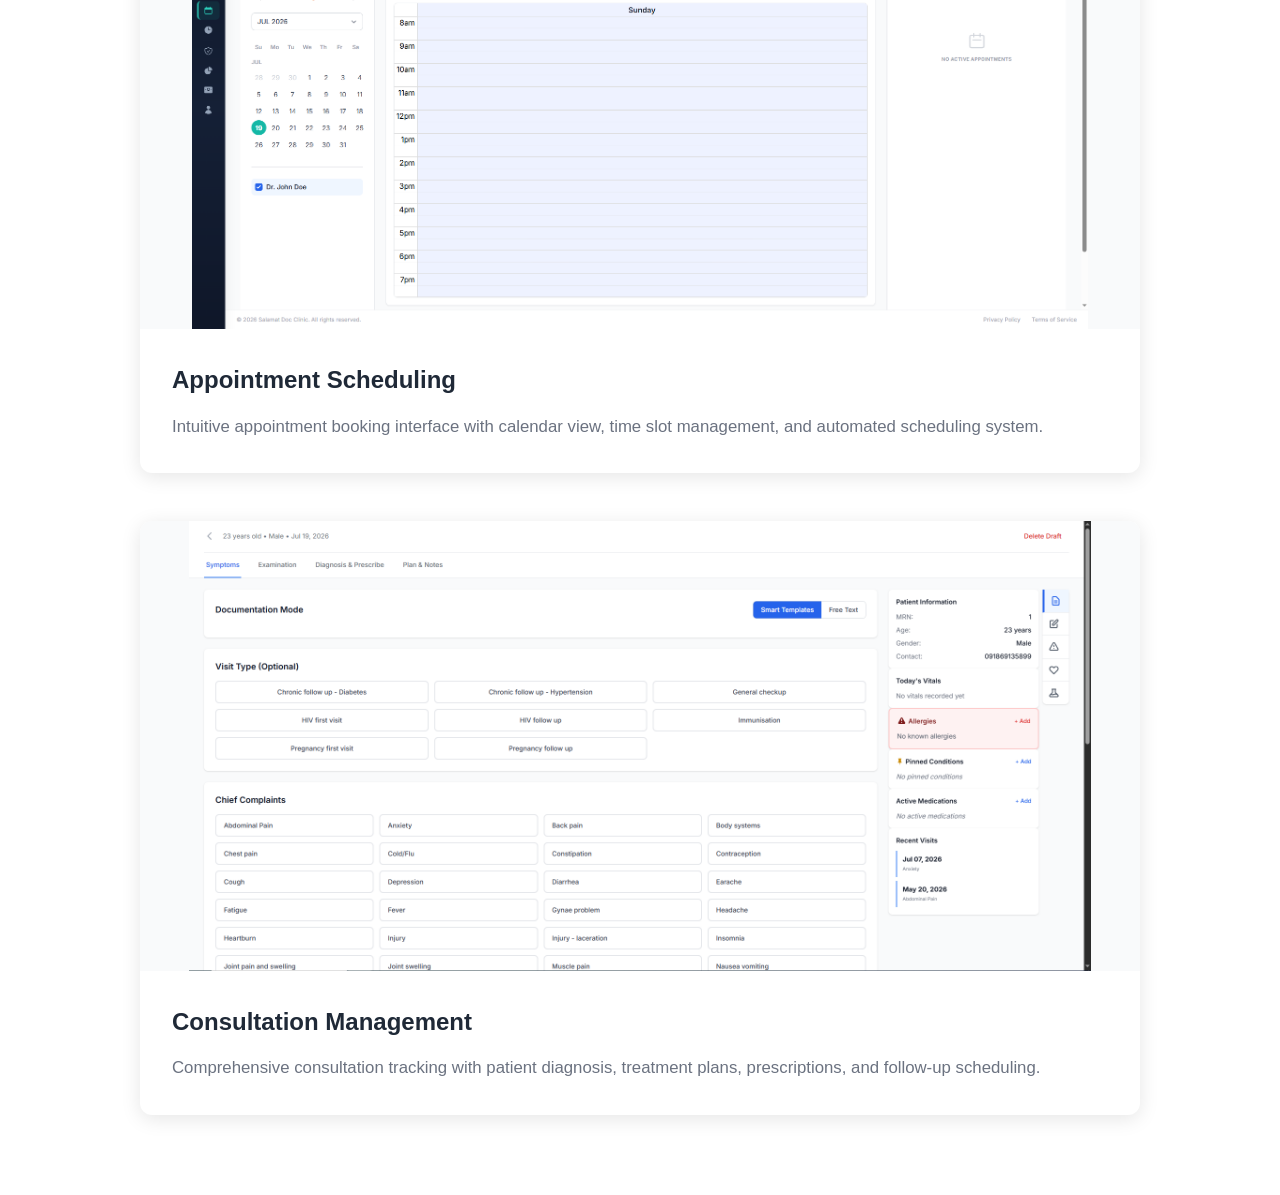
<file: project-salamatdoc-docs.html>
<!DOCTYPE html>
<html lang="en">
<head>
    <meta charset="UTF-8">
    <meta name="viewport" content="width=device-width, initial-scale=1.0">
    <title>SalamatDoc Documentation - Jeorge Andrei</title>
    <link rel="icon" type="image/webp" href="images/kise-pageicon.webp">
    <link rel="stylesheet" href="styles.css">
</head>
<body>
    <nav class="navbar">
        <div class="container">
            <div class="logo">Portfolio</div>
            <div class="mobile-menu-toggle">
                <span></span>
                <span></span>
                <span></span>
            </div>
            <ul class="nav-links">
                <li><a href="index.html">Home</a></li>
                <li><a href="about.html">About Me</a></li>
                <li><a href="ELEVENCIONADO_JEORGE_ANDREI_RESUME.pdf" target="_blank">Resume</a></li>
                <li><a href="internship.html">Internship</a></li>
                <li><a href="projects.html">Projects</a></li>
            </ul>
        </div>
    </nav>

    <div class="project-sub-nav">
        <div class="container">
            <a href="project-salamatdoc.html" class="sub-nav-link">Project Overview</a>
            <a href="project-salamatdoc-docs.html" class="sub-nav-link active">Documentation</a>
        </div>
    </div>

    <section class="documentation-section">
        <div class="container">
            <a href="project-salamatdoc.html" class="back-link">← Back to Project</a>
            
            <h1 class="page-title">SalamatDoc System Documentation</h1>
            <p class="documentation-intro">
                <strong>Complete visual documentation</strong> of the Online Integrated Information System for SalamatDoc Clinic.
                Showcasing key features and user interfaces.
            </p>

            <div class="documentation-grid">
                <div class="doc-item">
                    <div class="doc-image">
                        <img src="images/salamatdoc-screenshots/landingpage-salamatdoc.png" alt="SalamatDoc Landing Page">
                    </div>
                    <div class="doc-content">
                        <h3>Landing Page</h3>
                        <p>Main entry point featuring clinic information, services overview, and quick access to patient registration and login.</p>
                    </div>
                </div>

                <div class="doc-item">
                    <div class="doc-image">
                        <img src="images/salamatdoc-screenshots/dashboard-salamatdoc.png" alt="SalamatDoc Dashboard">
                    </div>
                    <div class="doc-content">
                        <h3>Dashboard</h3>
                        <p>Centralized admin dashboard with key metrics, recent activities, appointment statistics, and system overview at a glance.</p>
                    </div>
                </div>

                <div class="doc-item">
                    <div class="doc-image">
                        <img src="images/salamatdoc-screenshots/patientmanagement-salamatdoc.png" alt="Patient Management">
                    </div>
                    <div class="doc-content">
                        <h3>Patient Management</h3>
                        <p>Complete patient records management with search functionality, patient details, medical history, and records organization.</p>
                    </div>
                </div>

                <div class="doc-item">
                    <div class="doc-image">
                        <img src="images/salamatdoc-screenshots/patientoverview-salamtdoc.png" alt="Patient Overview">
                    </div>
                    <div class="doc-content">
                        <h3>Patient Overview</h3>
                        <p>Detailed patient profile showing personal information, medical history, appointment records, and treatment details.</p>
                    </div>
                </div>

                <div class="doc-item">
                    <div class="doc-image">
                        <img src="images/salamatdoc-screenshots/appointmentscheduling-salamatdoc.png" alt="Appointment Scheduling">
                    </div>
                    <div class="doc-content">
                        <h3>Appointment Scheduling</h3>
                        <p>Intuitive appointment booking interface with calendar view, time slot management, and automated scheduling system.</p>
                    </div>
                </div>

                <div class="doc-item">
                    <div class="doc-image">
                        <img src="images/salamatdoc-screenshots/consultationmanagement-slmtdoc.png" alt="Consultation Management">
                    </div>
                    <div class="doc-content">
                        <h3>Consultation Management</h3>
                        <p>Comprehensive consultation tracking with patient diagnosis, treatment plans, prescriptions, and follow-up scheduling.</p>
                    </div>
                </div>
            </div>
        </div>
    </section>

    <script src="script.js"></script>
</body>
</html>
</file>
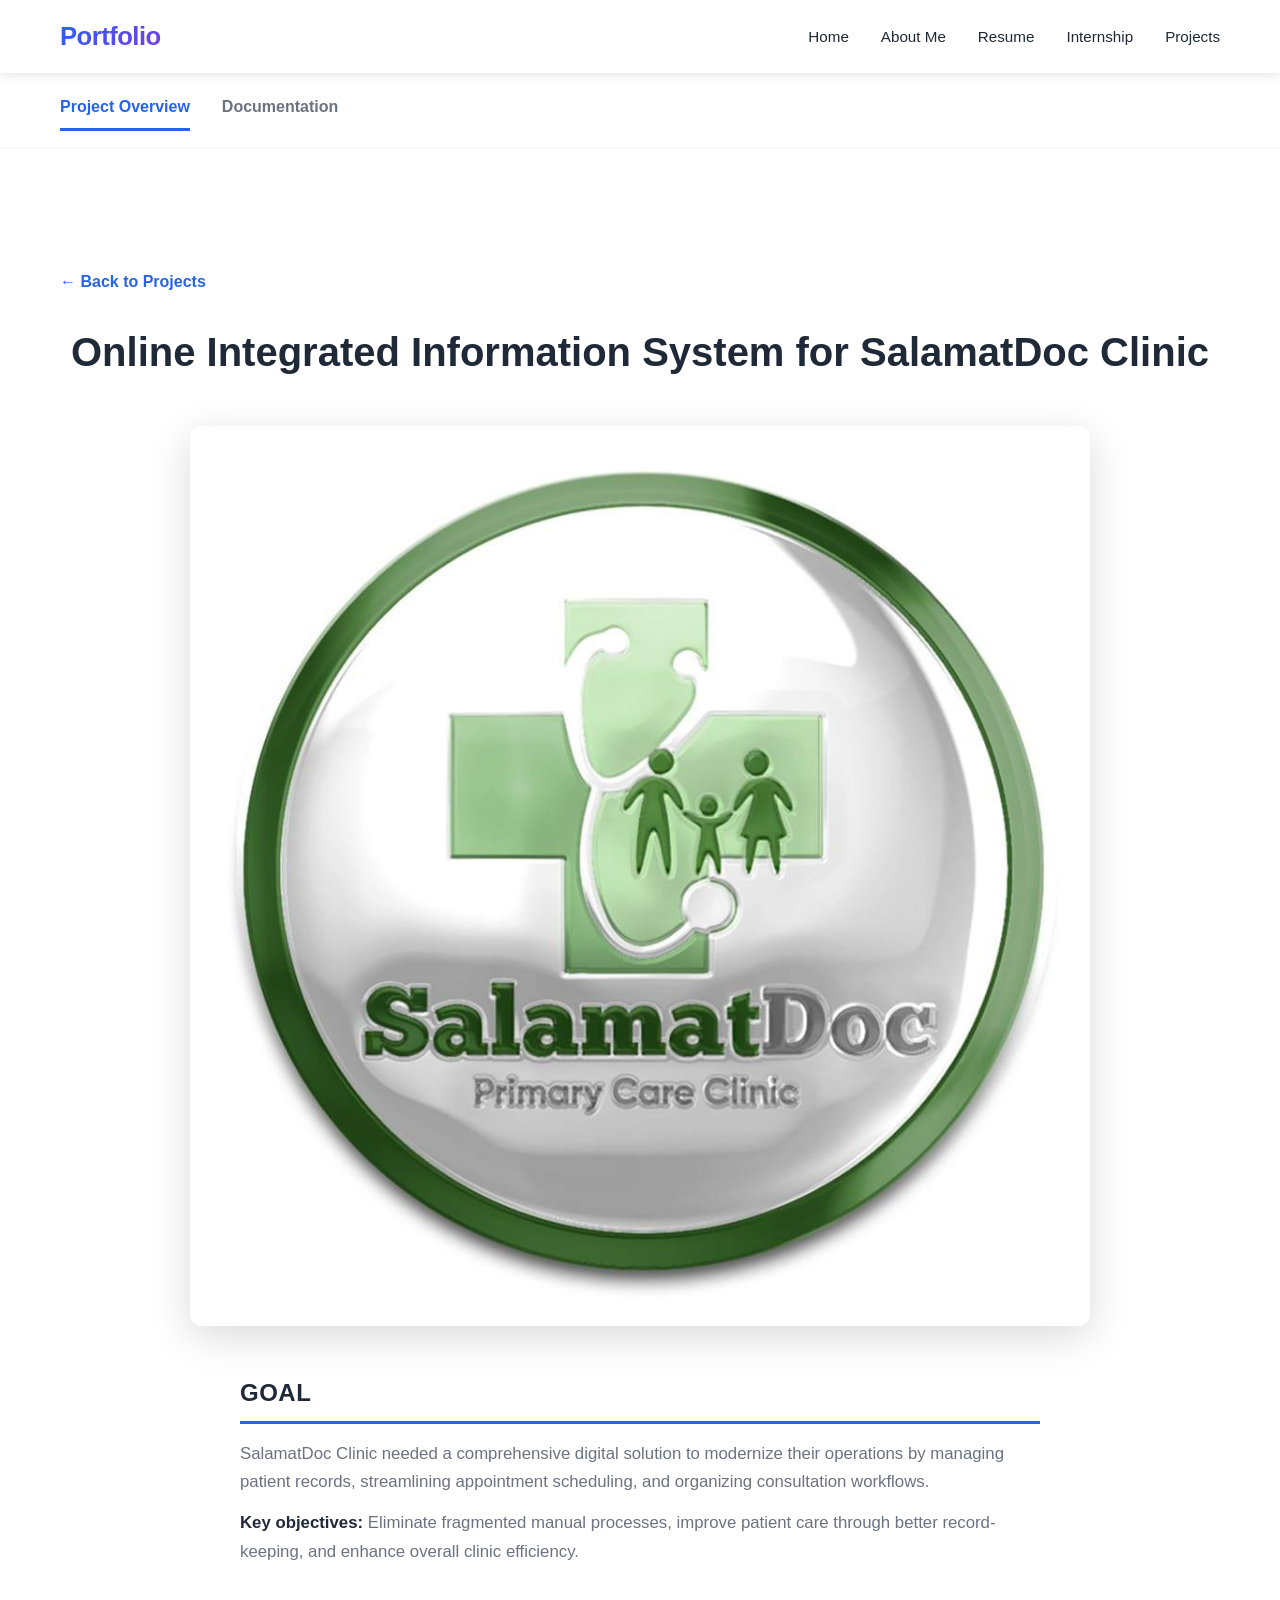
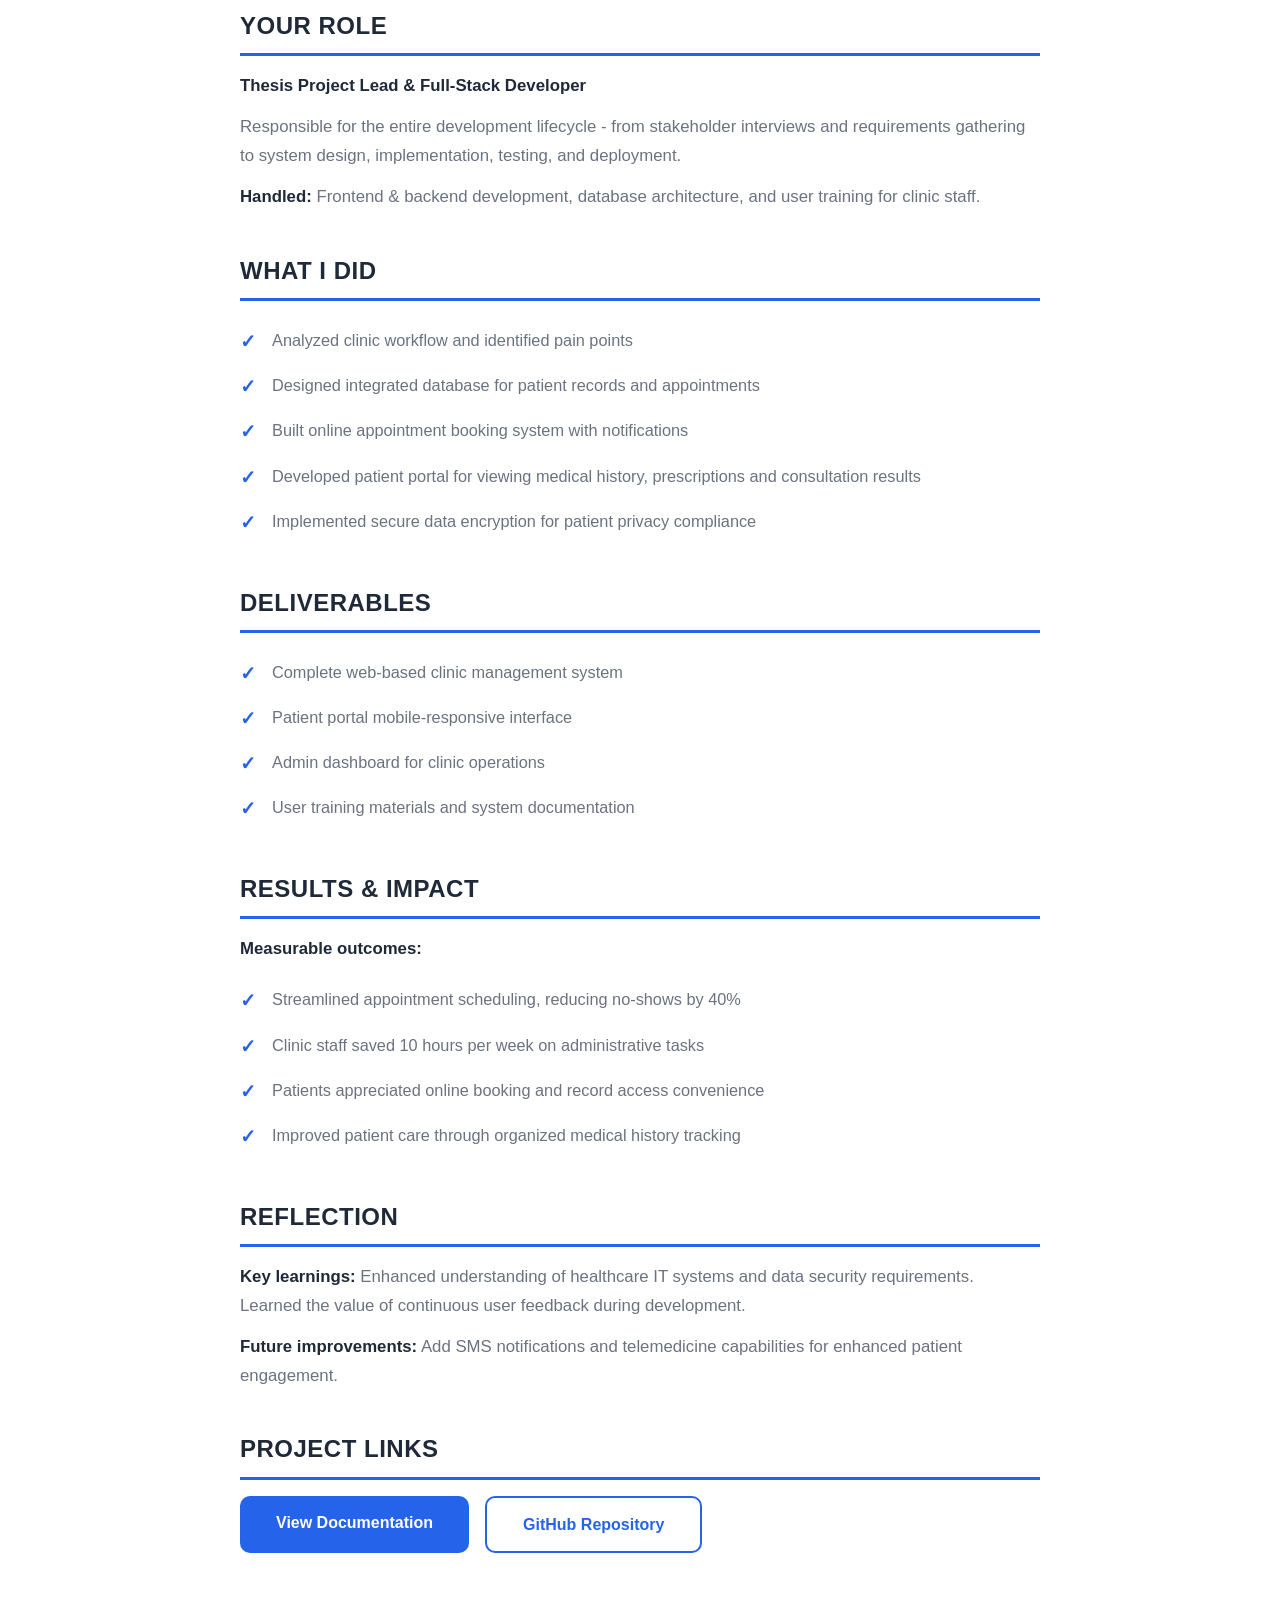
<file: project-salamatdoc.html>
<!DOCTYPE html>
<html lang="en">
<head>
    <meta charset="UTF-8">
    <meta name="viewport" content="width=device-width, initial-scale=1.0">
    <title>SalamatDoc Project - Jeorge Andrei</title>
    <link rel="icon" type="image/webp" href="images/kise-pageicon.webp">
    <link rel="stylesheet" href="styles.css">
</head>
<body>
    <nav class="navbar">
        <div class="container">
            <div class="logo">Portfolio</div>
            <div class="mobile-menu-toggle">
                <span></span>
                <span></span>
                <span></span>
            </div>
            <ul class="nav-links">
                <li><a href="index.html">Home</a></li>
                <li><a href="about.html">About Me</a></li>
                <li><a href="ELEVENCIONADO_JEORGE_ANDREI_RESUME.pdf" target="_blank">Resume</a></li>
                <li><a href="internship.html">Internship</a></li>
                <li><a href="projects.html">Projects</a></li>
            </ul>
        </div>
    </nav>

    <div class="project-sub-nav">
        <div class="container">
            <a href="project-salamatdoc.html" class="sub-nav-link active">Project Overview</a>
            <a href="project-salamatdoc-docs.html" class="sub-nav-link">Documentation</a>
        </div>
    </div>

    <section class="project-detail">
        <div class="container">
            <a href="projects.html" class="back-link">← Back to Projects</a>
            
            <div class="project-header">
                <h1 class="project-detail-title">Online Integrated Information System for SalamatDoc Clinic</h1>
               
            </div>

            <div class="project-image-banner">
                <img src="images/salamatdoc.jpg" alt="SalamatDoc Clinic System">
            </div>

            <div class="project-content">
                <div class="project-section">
                    <h2>GOAL</h2>
                    <p>SalamatDoc Clinic needed a comprehensive digital solution to modernize their operations by managing patient records, streamlining appointment scheduling, and organizing consultation workflows.</p>
                    <p><strong>Key objectives:</strong> Eliminate fragmented manual processes, improve patient care through better record-keeping, and enhance overall clinic efficiency.</p>
                </div>

                <div class="project-section">
                    <h2>YOUR ROLE</h2>
                    <p><strong>Thesis Project Lead & Full-Stack Developer</strong></p>
                    <p>Responsible for the entire development lifecycle - from stakeholder interviews and requirements gathering to system design, implementation, testing, and deployment.</p>
                    <p><strong>Handled:</strong> Frontend & backend development, database architecture, and user training for clinic staff.</p>
                </div>

                <div class="project-section">
                    <h2>WHAT I DID</h2>
                    <ul class="project-list">
                        <li>Analyzed clinic workflow and identified pain points</li>
                        <li>Designed integrated database for patient records and appointments</li>
                        <li>Built online appointment booking system with notifications</li>
                        <li>Developed patient portal for viewing medical history, prescriptions and consultation results</li>
                        <li>Implemented secure data encryption for patient privacy compliance</li>
                    </ul>
                </div>

                <div class="project-section">
                    <h2>DELIVERABLES</h2>
                    <ul class="project-list">
                        <li>Complete web-based clinic management system</li>
                        <li>Patient portal mobile-responsive interface</li>
                        <li>Admin dashboard for clinic operations</li>
                        <li>User training materials and system documentation</li>
                    </ul>
                </div>

                <div class="project-section">
                    <h2>RESULTS & IMPACT</h2>
                    <p><strong>Measurable outcomes:</strong></p>
                    <ul class="project-list">
                        <li>Streamlined appointment scheduling, reducing no-shows by 40%</li>
                        <li>Clinic staff saved 10 hours per week on administrative tasks</li>
                        <li>Patients appreciated online booking and record access convenience</li>
                        <li>Improved patient care through organized medical history tracking</li>
                    </ul>
                </div>

                <div class="project-section">
                    <h2>REFLECTION</h2>
                    <p><strong>Key learnings:</strong> Enhanced understanding of healthcare IT systems and data security requirements. Learned the value of continuous user feedback during development.</p>
                    <p><strong>Future improvements:</strong> Add SMS notifications and telemedicine capabilities for enhanced patient engagement.</p>
                </div>

                <div class="project-section">
                    <h2>PROJECT LINKS</h2>
                    <div class="project-links-detail">
                        <a href="project-salamatdoc-docs.html" class="btn btn-primary">View Documentation</a>
                        <a href="https://github.com/esik11/CAPSTONE_DEVELOPMENT" class="btn btn-secondary" target="_blank">GitHub Repository</a>
                    </div>
                </div>
            </div>
        </div>
    </section>

    <script src="script.js"></script>
</body>
</html>
</file>
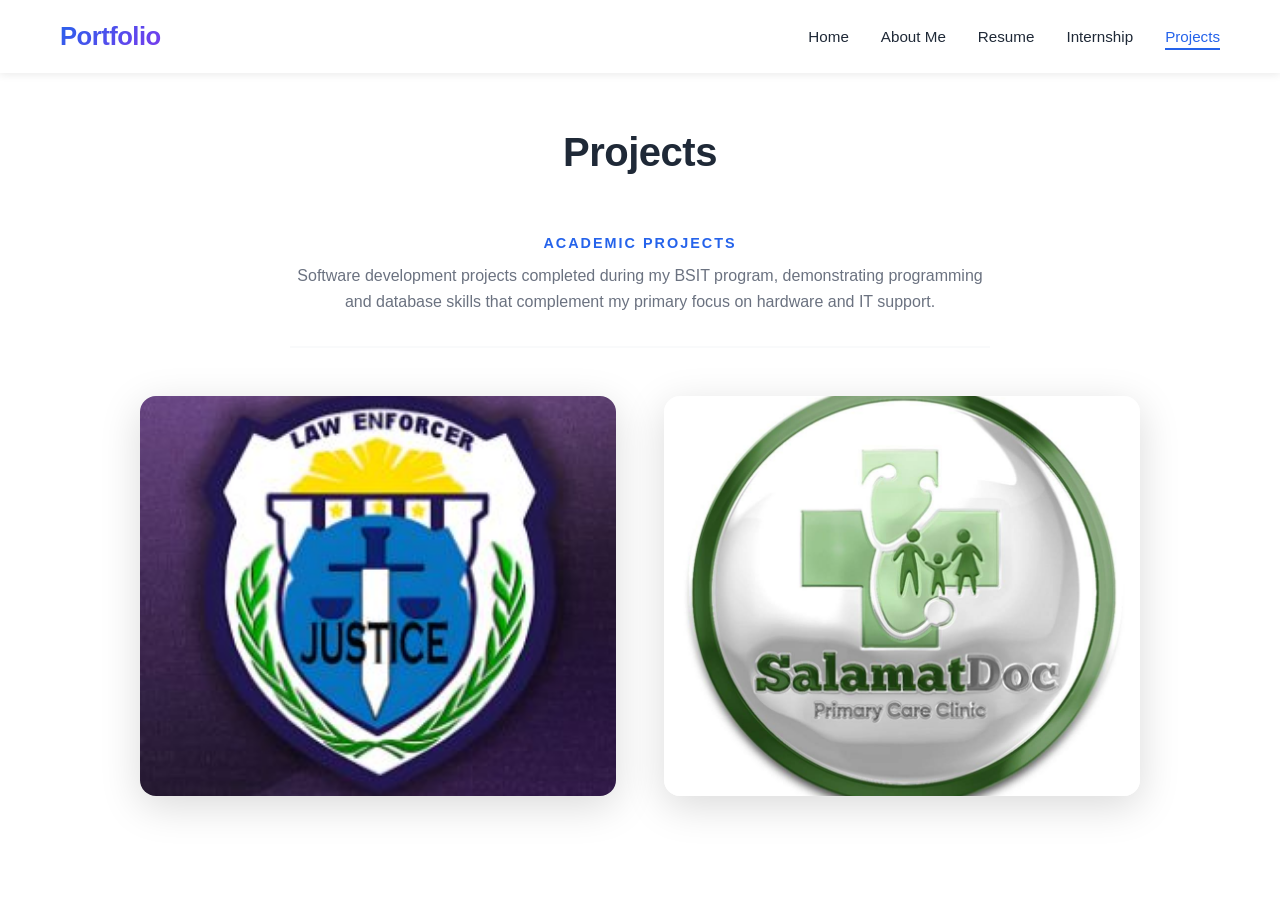
<file: projects.html>
<!DOCTYPE html>
<html lang="en">
<head>
    <meta charset="UTF-8">
    <meta name="viewport" content="width=device-width, initial-scale=1.0">
    <title>Projects - Jeorge Andrei</title>
    <link rel="icon" type="image/webp" href="images/kise-pageicon.webp">
    <link rel="stylesheet" href="styles.css">
</head>
<body>
    <nav class="navbar">
        <div class="container">
            <div class="logo">Portfolio</div>
            <div class="mobile-menu-toggle">
                <span></span>
                <span></span>
                <span></span>
            </div>
            <ul class="nav-links">
                <li><a href="index.html">Home</a></li>
                <li><a href="about.html">About Me</a></li>
                <li><a href="ELEVENCIONADO_JEORGE_ANDREI_RESUME.pdf" target="_blank">Resume</a></li>
                <li><a href="internship.html">Internship</a></li>
                <li><a href="projects.html">Projects</a></li>
            </ul>
        </div>
    </nav>

    <section class="page-section">
        <div class="container">
            <h1 class="page-title">Projects</h1>
            <div class="project-category">
                <p class="category-label">ACADEMIC PROJECTS</p>
                <p class="category-description">Software development projects completed during my BSIT program, demonstrating programming and database skills that complement my primary focus on hardware and IT support.</p>
            </div>
            <div class="projects-showcase">
                <a href="project-ccj.html" class="project-icon-card">
                    <div class="project-image" style="background-image: url('images/ccj.png');">
                    </div>
                    <div class="project-overlay">
                        <h3>Derogatory Records Management System for CCJ Department</h3>
                        <p class="project-description">Academic software project: A web-based records management system that streamlines complaint and derogatory record tracking. I developed the derogatory module, implementing database design and CRUD functionality.</p>
                        <div class="tech-tags">
                            <span class="tag">Laravel Framework</span>
                            <span class="tag">Php</span>
                            <span class="tag">Javascript, CSS</span>
                        </div>
                    </div>
                </a>

                <a href="project-salamatdoc.html" class="project-icon-card">
                    <div class="project-image" style="background-image: url('images/salamatdoc.jpg');">
                    </div>
                    <div class="project-overlay">
                        <h3>Online Integrated Information System for SalamatDoc Clinic</h3>
                        <p class="project-description">Academic thesis project: A comprehensive clinic management system for patient records, appointments, and consultations. As the thesis project lead, I handled full-stack development from requirements gathering to deployment.</p>
                        <div class="tech-tags">
                            <span class="tag">Laravel Framework</span>
                            <span class="tag">Php</span>
                            <span class="tag">Javascript, CSS</span>
                        </div>
                    </div>
                </a>
            </div>
        </div>
    </section>

    <script src="script.js"></script>
</body>
</html>
</file>
<file: styles.css>
* {
    margin: 0;
    padding: 0;
    box-sizing: border-box;
}

/* Import Professional Fonts */
@import url('https://fonts.googleapis.com/css2?family=Inter:wght@400;500;600;700&family=Poppins:wght@600;700&display=swap');

:root {
    --primary-color: #2563eb;
    --primary-dark: #1e40af;
    --primary-light: #60a5fa;
    --accent-color: #f59e0b;
    --accent-light: #fbbf24;
    --text-dark: #1f2937;
    --text-medium: #4b5563;
    --text-light: #6b7280;
    --bg-light: #f9fafb;
    --bg-gray: #f3f4f6;
    --white: #ffffff;
    --gradient-1: linear-gradient(135deg, #667eea 0%, #764ba2 100%);
    --gradient-2: linear-gradient(135deg, #2563eb 0%, #7c3aed 100%);
    --gradient-3: linear-gradient(135deg, #06b6d4 0%, #3b82f6 100%);
    --shadow-sm: 0 2px 8px rgba(0, 0, 0, 0.08);
    --shadow-md: 0 4px 20px rgba(0, 0, 0, 0.12);
    --shadow-lg: 0 10px 40px rgba(0, 0, 0, 0.15);
    --font-body: 'Inter', -apple-system, BlinkMacSystemFont, 'Segoe UI', sans-serif;
    --font-heading: 'Poppins', -apple-system, BlinkMacSystemFont, 'Segoe UI', sans-serif;
}

body {
    font-family: var(--font-body);
    line-height: 1.6;
    color: var(--text-dark);
    opacity: 0;
    transition: opacity 0.3s ease-in-out;
}

body.fade-in {
    opacity: 1;
}

body.fade-out {
    opacity: 0;
}

.container {
    max-width: 1200px;
    margin: 0 auto;
    padding: 0 20px;
}

/* Navbar */
.navbar {
    background: var(--white);
    box-shadow: var(--shadow-sm);
    position: fixed;
    width: 100%;
    top: 0;
    z-index: 1000;
    backdrop-filter: blur(10px);
    background: rgba(255, 255, 255, 0.95);
}

.navbar .container {
    display: flex;
    justify-content: space-between;
    align-items: center;
    padding: 1rem 20px;
}

.logo {
    font-size: 1.6rem;
    font-weight: 700;
    font-family: var(--font-heading);
    background: var(--gradient-2);
    -webkit-background-clip: text;
    -webkit-text-fill-color: transparent;
    background-clip: text;
    letter-spacing: -0.5px;
}

.nav-links {
    display: flex;
    list-style: none;
    gap: 2rem;
}

.nav-links a {
    text-decoration: none;
    color: var(--text-dark);
    font-weight: 500;
    font-size: 0.95rem;
    transition: color 0.3s ease;
    position: relative;
}

.nav-links a:hover {
    color: var(--primary-color);
}

.nav-links a.active {
    color: var(--primary-color);
}

.nav-links a.active::after {
    content: '';
    position: absolute;
    bottom: -5px;
    left: 0;
    width: 100%;
    height: 2px;
    background: var(--primary-color);
}

/* Hero Section */
.hero {
    min-height: 90vh;
    display: flex;
    align-items: center;
    background: var(--gradient-2);
    padding-top: 80px;
    position: relative;
    overflow: hidden;
}

/* Animated background pattern */
.hero::before {
    content: '';
    position: absolute;
    top: 0;
    left: 0;
    right: 0;
    bottom: 0;
    background-image: 
        radial-gradient(circle at 20% 50%, rgba(255, 255, 255, 0.1) 0%, transparent 50%),
        radial-gradient(circle at 80% 80%, rgba(255, 255, 255, 0.1) 0%, transparent 50%);
    animation: backgroundMove 20s ease-in-out infinite;
}

@keyframes backgroundMove {
    0%, 100% {
        opacity: 0.3;
        transform: scale(1);
    }
    50% {
        opacity: 0.5;
        transform: scale(1.1);
    }
}

.hero-content {
    text-align: center;
    color: var(--white);
    position: relative;
    z-index: 1;
    max-width: 900px;
    margin: 0 auto;
}

.hero-title {
    font-size: 3.5rem;
    font-family: var(--font-heading);
    font-weight: 700;
    margin-bottom: 1rem;
    letter-spacing: -1.5px;
    animation: fadeInUp 0.8s ease;
    line-height: 1.2;
}

.highlight {
    color: var(--accent-light);
    position: relative;
    display: inline-block;
}

.highlight::after {
    content: '';
    position: absolute;
    bottom: 5px;
    left: 0;
    right: 0;
    height: 12px;
    background: rgba(251, 191, 36, 0.3);
    z-index: -1;
    animation: highlightExpand 0.8s ease 0.5s both;
}

@keyframes highlightExpand {
    from {
        width: 0;
        left: 50%;
    }
    to {
        width: 100%;
        left: 0;
    }
}

.hero-subtitle {
    font-size: 1.6rem;
    font-weight: 500;
    margin-bottom: 1.5rem;
    animation: fadeInUp 0.8s ease 0.2s both;
    opacity: 0.95;
}

.hero-description {
    font-size: 1.2rem;
    margin-bottom: 2.5rem;
    opacity: 0.9;
    animation: fadeInUp 0.8s ease 0.4s both;
    max-width: 700px;
    margin-left: auto;
    margin-right: auto;
    line-height: 1.6;
}

.cta-buttons {
    display: flex;
    gap: 1.2rem;
    justify-content: center;
    animation: fadeInUp 0.8s ease 0.6s both;
    flex-wrap: wrap;
}

.btn {
    padding: 14px 36px;
    border-radius: 10px;
    text-decoration: none;
    font-weight: 600;
    font-size: 1rem;
    transition: all 0.3s ease;
    display: inline-block;
    font-family: var(--font-body);
    position: relative;
    overflow: hidden;
}

.btn-primary {
    background: var(--white);
    color: var(--primary-color);
    box-shadow: 0 4px 14px rgba(255, 255, 255, 0.3);
}

.btn-primary:hover {
    transform: translateY(-3px);
    box-shadow: 0 8px 25px rgba(255, 255, 255, 0.4);
    background: var(--bg-light);
}

.btn-secondary {
    background: rgba(255, 255, 255, 0.15);
    color: var(--white);
    border: 2px solid rgba(255, 255, 255, 0.5);
    backdrop-filter: blur(10px);
}

.btn-secondary:hover {
    background: var(--white);
    color: var(--primary-color);
    border-color: var(--white);
    transform: translateY(-3px);
    box-shadow: 0 8px 25px rgba(255, 255, 255, 0.3);
}

/* Animations */
@keyframes fadeInUp {
    from {
        opacity: 0;
        transform: translateY(30px);
    }
    to {
        opacity: 1;
        transform: translateY(0);
    }
}

/* Mobile Menu Toggle */
.mobile-menu-toggle {
    display: none;
    flex-direction: column;
    cursor: pointer;
    padding: 5px;
}

.mobile-menu-toggle span {
    width: 25px;
    height: 3px;
    background: var(--text-dark);
    margin: 3px 0;
    transition: 0.3s ease;
    border-radius: 2px;
}

.mobile-menu-toggle.active span:nth-child(1) {
    transform: rotate(45deg) translate(5px, 5px);
}

.mobile-menu-toggle.active span:nth-child(2) {
    opacity: 0;
}

.mobile-menu-toggle.active span:nth-child(3) {
    transform: rotate(-45deg) translate(7px, -6px);
}

/* Responsive Design */
@media (max-width: 768px) {
    /* Mobile Navigation */
    .mobile-menu-toggle {
        display: flex;
        z-index: 1002;
    }
    
    .nav-links {
        position: fixed;
        top: 70px;
        left: -100%;
        width: 100%;
        height: calc(100vh - 70px);
        background: var(--white);
        flex-direction: column;
        align-items: center;
        padding: 2rem 0;
        gap: 1.5rem;
        transition: left 0.3s ease;
        box-shadow: 0 4px 20px rgba(0, 0, 0, 0.1);
    }
    
    .nav-links.active {
        left: 0;
    }
    
    .nav-links a {
        font-size: 1.2rem;
        padding: 0.8rem 2rem;
        width: 80%;
        text-align: center;
        border-radius: 8px;
        transition: background 0.3s ease;
    }
    
    .nav-links a:hover {
        background: var(--bg-light);
    }
    
    /* Logo sizing */
    .logo {
        font-size: 1.4rem;
    }
    
    /* Hero section mobile */
    .hero {
        min-height: 100vh;
        padding: 80px 0 40px;
    }
    
    .hero-title {
        font-size: 2.2rem;
        line-height: 1.3;
    }
    
    .hero-subtitle {
        font-size: 1.1rem;
    }
    
    .hero-description {
        font-size: 1rem;
        padding: 0 10px;
    }
    
    .cta-buttons {
        flex-direction: column;
        gap: 1rem;
    }
    
    .btn {
        width: 100%;
        max-width: 280px;
        padding: 16px 32px;
        font-size: 1.05rem;
    }
    
    /* Container padding */
    .container {
        padding: 0 15px;
    }
    
    /* Page titles */
    .page-title,
    .section-title {
        font-size: 2rem;
    }
    
    /* About brief mobile */
    .about-brief-content h2 {
        font-size: 2rem;
    }
    
    .about-brief-content p {
        font-size: 1.05rem;
    }
}

@media (max-width: 480px) {
    .hero-title {
        font-size: 1.8rem;
    }
    
    .hero-subtitle {
        font-size: 1rem;
    }
    
    .hero-description {
        font-size: 0.95rem;
    }
    
    .logo {
        font-size: 1.2rem;
    }
    
    .page-title,
    .section-title {
        font-size: 1.6rem;
    }
    
    .btn {
        padding: 14px 28px;
        font-size: 1rem;
    }
}


/* About Brief Section */
.about-brief {
    padding: 80px 0;
    background: var(--white);
    position: relative;
}

.about-brief::before {
    content: '';
    position: absolute;
    top: 0;
    left: 0;
    right: 0;
    height: 1px;
    background: linear-gradient(90deg, transparent, var(--primary-color), transparent);
}

.about-brief-content {
    max-width: 800px;
    margin: 0 auto;
    text-align: center;
}

.about-brief-content h2 {
    font-size: 2.5rem;
    font-family: var(--font-heading);
    color: var(--text-dark);
    margin-bottom: 1.5rem;
    font-weight: 700;
    position: relative;
    display: inline-block;
}

.about-brief-content h2::after {
    content: '';
    position: absolute;
    bottom: -10px;
    left: 50%;
    transform: translateX(-50%);
    width: 60px;
    height: 4px;
    background: var(--gradient-2);
    border-radius: 2px;
}

.about-brief-content p {
    font-size: 1.2rem;
    color: var(--text-light);
    line-height: 1.8;
    margin-top: 2rem;
}

/* Page Section Styles */
.page-section {
    padding: 120px 0 80px;
    min-height: 100vh;
    animation: slideUp 0.6s ease-out;
}

@keyframes slideUp {
    from {
        opacity: 0;
        transform: translateY(30px);
    }
    to {
        opacity: 1;
        transform: translateY(0);
    }
}

.page-title {
    font-size: 2.5rem;
    font-family: var(--font-heading);
    font-weight: 700;
    text-align: center;
    margin-bottom: 3rem;
    color: var(--text-dark);
    letter-spacing: -0.5px;
}

/* Section Styles */
.section {
    padding: 80px 0;
}

.bg-light {
    background-color: var(--bg-light);
}

.section-title {
    font-size: 2.5rem;
    font-family: var(--font-heading);
    font-weight: 700;
    text-align: center;
    margin-bottom: 3rem;
    color: var(--text-dark);
    letter-spacing: -0.5px;
}

/* About Section */
.about-content {
    max-width: 800px;
    margin: 0 auto;
}

.about-text p {
    font-size: 1.1rem;
    margin-bottom: 1.5rem;
    color: var(--text-light);
    line-height: 1.8;
}

.about-text h3 {
    font-size: 1.8rem;
    font-family: var(--font-heading);
    font-weight: 700;
    margin: 2rem 0 1rem;
    color: var(--text-dark);
    letter-spacing: -0.3px;
}

.education-item {
    background: var(--white);
    padding: 1.5rem;
    border-radius: 8px;
    box-shadow: 0 2px 10px rgba(0, 0, 0, 0.08);
}

.education-item h4 {
    font-size: 1.3rem;
    color: var(--primary-color);
    margin-bottom: 0.5rem;
}

.education-details {
    color: var(--text-light);
    font-weight: 500;
    margin-bottom: 1rem;
}

.education-description {
    color: var(--text-light);
}

/* Resume Section */
.resume-content {
    max-width: 900px;
    margin: 0 auto;
}

.resume-section {
    margin-bottom: 3rem;
}

.resume-section h3 {
    font-size: 1.8rem;
    margin-bottom: 1.5rem;
    color: var(--text-dark);
}

.skills-grid {
    display: grid;
    grid-template-columns: repeat(auto-fit, minmax(250px, 1fr));
    gap: 1.5rem;
}

.skill-item {
    background: var(--white);
    padding: 1.5rem;
    border-radius: 8px;
    box-shadow: 0 2px 10px rgba(0, 0, 0, 0.08);
}

.skill-item h4 {
    font-size: 1.1rem;
    color: var(--primary-color);
    margin-bottom: 0.5rem;
}

.skill-item p {
    color: var(--text-light);
}

.resume-list {
    list-style: none;
    padding-left: 0;
}

.resume-list li {
    padding: 0.8rem 0;
    border-bottom: 1px solid #e5e7eb;
    color: var(--text-light);
}

.resume-list li:last-child {
    border-bottom: none;
}

.resume-download {
    text-align: center;
    margin-top: 3rem;
}

/* Internship Section */
.internship-content {
    max-width: 900px;
    margin: 0 auto;
}

.internship-item {
    background: var(--white);
    padding: 2rem;
    border-radius: 8px;
    box-shadow: 0 2px 10px rgba(0, 0, 0, 0.08);
    margin-bottom: 2rem;
}

.internship-header {
    display: flex;
    justify-content: space-between;
    align-items: center;
    margin-bottom: 0.5rem;
    flex-wrap: wrap;
}

.internship-header h3 {
    font-size: 1.5rem;
    color: var(--text-dark);
}

.internship-date {
    color: var(--text-light);
    font-weight: 500;
}

.company-name {
    color: var(--primary-color);
    font-size: 1.2rem;
    margin-bottom: 1rem;
}

.internship-description {
    color: var(--text-light);
    margin-bottom: 1.5rem;
    line-height: 1.6;
}

.internship-item h4 {
    font-size: 1.1rem;
    color: var(--text-dark);
    margin-top: 1.5rem;
    margin-bottom: 0.8rem;
}

.responsibilities-list {
    list-style: none;
    padding-left: 0;
    margin-bottom: 1.5rem;
}

.responsibilities-list li {
    padding: 0.5rem 0 0.5rem 1.5rem;
    position: relative;
    color: var(--text-light);
}

.responsibilities-list li::before {
    content: "▹";
    position: absolute;
    left: 0;
    color: var(--primary-color);
    font-weight: bold;
}

/* Projects Section */
.projects-showcase {
    display: grid;
    grid-template-columns: repeat(auto-fit, minmax(400px, 1fr));
    gap: 3rem;
    max-width: 1000px;
    margin: 0 auto;
}

.project-icon-card {
    position: relative;
    height: 400px;
    border-radius: 16px;
    overflow: hidden;
    cursor: pointer;
    box-shadow: 0 10px 40px rgba(0, 0, 0, 0.15);
    transition: all 0.4s ease;
}

.project-icon-card:hover {
    transform: translateY(-10px);
    box-shadow: 0 20px 60px rgba(0, 0, 0, 0.25);
}

.project-image {
    width: 100%;
    height: 100%;
    background-size: cover;
    background-position: center;
    background-repeat: no-repeat;
    transition: all 0.4s ease;
}

.project-icon-card:hover .project-image {
    transform: scale(1.1);
    opacity: 0.3;
    filter: blur(3px);
}

.project-overlay {
    position: absolute;
    top: 0;
    left: 0;
    width: 100%;
    height: 100%;
    padding: 2.5rem;
    display: flex;
    flex-direction: column;
    justify-content: center;
    background: rgba(255, 255, 255, 0.98);
    opacity: 0;
    transition: opacity 0.4s ease;
}

.project-icon-card:hover .project-overlay {
    opacity: 1;
}

.project-overlay h3 {
    font-size: 1.5rem;
    color: var(--text-dark);
    margin-bottom: 1rem;
    line-height: 1.4;
}

.project-description {
    color: var(--text-light);
    margin-bottom: 1.5rem;
    line-height: 1.6;
}

.tech-tags {
    display: flex;
    flex-wrap: wrap;
    gap: 0.5rem;
    margin-top: 1rem;
}

.tag {
    background: var(--primary-color);
    color: var(--white);
    padding: 0.3rem 0.8rem;
    border-radius: 20px;
    font-size: 0.85rem;
    font-weight: 500;
}

.project-links {
    display: flex;
    gap: 1rem;
    margin-top: 1.5rem;
}

.project-link {
    color: var(--primary-color);
    text-decoration: none;
    font-weight: 600;
    transition: color 0.3s ease;
}

.project-link:hover {
    color: var(--secondary-color);
    text-decoration: underline;
}

/* Responsive Design Updates */
@media (max-width: 768px) {
    .section {
        padding: 60px 0;
    }
    
    .section-title {
        font-size: 2rem;
        margin-bottom: 2rem;
    }
    
    .internship-header {
        flex-direction: column;
        align-items: flex-start;
        gap: 0.5rem;
    }
    
    .internship-header h3 {
        font-size: 1.3rem;
    }
    
    .company-name {
        font-size: 1.1rem;
    }
    
    .projects-showcase {
        grid-template-columns: 1fr;
        gap: 2rem;
    }
    
    .project-icon-card {
        height: 350px;
    }
    
    .project-overlay h3 {
        font-size: 1.3rem;
    }
    
    .skills-grid {
        grid-template-columns: 1fr;
        gap: 1rem;
    }
    
    /* About section mobile */
    .about-text p {
        font-size: 1rem;
    }
    
    .about-text h3 {
        font-size: 1.5rem;
    }
    
    .education-item,
    .internship-item,
    .skill-item {
        padding: 1.2rem;
    }
    
    /* Better spacing for lists */
    .responsibilities-list li,
    .project-list li {
        font-size: 0.95rem;
        padding: 0.4rem 0 0.4rem 1.2rem;
    }
}

@media (max-width: 480px) {
    .section {
        padding: 40px 0;
    }
    
    .project-icon-card {
        height: 300px;
    }
    
    .project-overlay {
        padding: 1.5rem;
    }
    
    .tag {
        font-size: 0.75rem;
        padding: 0.25rem 0.6rem;
    }
}


/* Staggered animations for content */
.about-brief {
    animation: fadeInUp 0.8s ease 0.2s both;
}

.page-section .page-title {
    animation: fadeInUp 0.6s ease 0.1s both;
}

.page-section .about-content,
.page-section .resume-content,
.page-section .internship-content {
    animation: fadeInUp 0.6s ease 0.3s both;
}

.projects-showcase .project-icon-card {
    animation: fadeInUp 0.6s ease both;
}

.projects-showcase .project-icon-card:nth-child(1) {
    animation-delay: 0.2s;
}

.projects-showcase .project-icon-card:nth-child(2) {
    animation-delay: 0.4s;
}

.skills-grid .skill-item {
    animation: fadeInUp 0.6s ease both;
}

.skills-grid .skill-item:nth-child(1) {
    animation-delay: 0.4s;
}

.skills-grid .skill-item:nth-child(2) {
    animation-delay: 0.5s;
}

.skills-grid .skill-item:nth-child(3) {
    animation-delay: 0.6s;
}

.skills-grid .skill-item:nth-child(4) {
    animation-delay: 0.7s;
}

/* Hover animations */
.skill-item,
.internship-item,
.education-item {
    transition: all 0.3s ease;
}

.education-item:hover,
.internship-item:hover {
    transform: translateY(-5px);
    box-shadow: 0 10px 30px rgba(0, 0, 0, 0.15);
}


/* Project Detail Page */
.project-detail {
    padding: 120px 0 80px;
    min-height: 100vh;
}

.back-link {
    display: inline-flex;
    align-items: center;
    color: var(--primary-color);
    text-decoration: none;
    font-weight: 600;
    margin-bottom: 2rem;
    transition: transform 0.3s ease;
}

.back-link:hover {
    transform: translateX(-5px);
}

.project-header {
    text-align: center;
    margin-bottom: 3rem;
    animation: fadeInUp 0.6s ease 0.1s both;
}

.project-detail-title {
    font-size: 2.5rem;
    color: var(--text-dark);
    margin-bottom: 1.5rem;
    line-height: 1.3;
}

.project-image-banner {
    width: 100%;
    max-width: 900px;
    margin: 0 auto 3rem;
    border-radius: 12px;
    overflow: hidden;
    box-shadow: 0 10px 40px rgba(0, 0, 0, 0.15);
    animation: fadeInUp 0.6s ease 0.2s both;
}

.project-image-banner img {
    width: 100%;
    height: auto;
    display: block;
}

.project-content {
    max-width: 800px;
    margin: 0 auto;
}

.project-section {
    margin-bottom: 2.5rem;
    animation: fadeInUp 0.6s ease 0.3s both;
}

.project-section h2 {
    font-size: 1.5rem;
    font-family: var(--font-heading);
    font-weight: 700;
    color: var(--text-dark);
    margin-bottom: 1rem;
    padding-bottom: 0.5rem;
    border-bottom: 3px solid var(--primary-color);
    letter-spacing: 0.5px;
}

.project-section p {
    font-size: 1.05rem;
    color: var(--text-light);
    line-height: 1.7;
    margin-bottom: 0.8rem;
}

.project-section p strong {
    color: var(--text-dark);
    font-weight: 600;
}

.project-list {
    list-style: none;
    padding-left: 0;
}

.project-list li {
    padding: 0.6rem 0 0.6rem 2rem;
    position: relative;
    color: var(--text-light);
    font-size: 1.02rem;
    line-height: 1.6;
}

.project-list li::before {
    content: "✓";
    position: absolute;
    left: 0;
    color: var(--primary-color);
    font-weight: bold;
    font-size: 1.2rem;
}

.project-links-detail {
    display: flex;
    gap: 1rem;
    flex-wrap: wrap;
}

.project-links-detail .btn-primary {
    background: var(--primary-color);
    color: var(--white);
}

.project-links-detail .btn-secondary {
    background: var(--white);
    color: var(--primary-color);
    border: 2px solid var(--primary-color);
}

.project-links-detail .btn-secondary:hover {
    background: var(--primary-color);
    color: var(--white);
}

.project-icon-card {
    text-decoration: none;
    color: inherit;
}

/* Resume Viewer Section */
.resume-viewer-section {
    padding-bottom: 60px;
}

.resume-actions {
    display: flex;
    justify-content: center;
    gap: 1rem;
    margin-bottom: 2rem;
    flex-wrap: wrap;
    animation: fadeInUp 0.6s ease 0.2s both;
}

.resume-viewer {
    max-width: 1000px;
    margin: 0 auto;
    animation: fadeInUp 0.6s ease 0.3s both;
}

.pdf-container {
    position: relative;
    width: 100%;
    height: 800px;
    border-radius: 8px;
    overflow: hidden;
    box-shadow: 0 10px 40px rgba(0, 0, 0, 0.15);
    background: var(--white);
}

.pdf-container iframe {
    width: 100%;
    height: 100%;
    border: none;
}

.pdf-fallback {
    position: absolute;
    top: 50%;
    left: 50%;
    transform: translate(-50%, -50%);
    text-align: center;
    padding: 2rem;
    background: var(--white);
    border-radius: 8px;
    display: none;
}

.pdf-fallback p {
    color: var(--text-light);
    margin-bottom: 1.5rem;
    font-size: 1.1rem;
}

.resume-note {
    max-width: 800px;
    margin: 2rem auto 0;
    text-align: center;
    animation: fadeInUp 0.6s ease 0.4s both;
}

.resume-note p {
    color: var(--text-light);
    font-size: 0.95rem;
    padding: 1rem;
    background: var(--bg-light);
    border-radius: 8px;
    border-left: 4px solid var(--primary-color);
}

/* Responsive for resume viewer */
@media (max-width: 768px) {
    .pdf-container {
        height: 600px;
    }
    
    .resume-actions {
        flex-direction: column;
        align-items: center;
        gap: 0.8rem;
    }
    
    .resume-actions .btn {
        width: 100%;
        max-width: 280px;
    }
    
    .resume-note p {
        font-size: 0.9rem;
        padding: 0.8rem;
    }
}

@media (max-width: 480px) {
    .pdf-container {
        height: 500px;
    }
    
    .resume-actions .btn {
        max-width: 100%;
    }
}

/* Project Detail Page Mobile */
@media (max-width: 768px) {
    .project-detail {
        padding: 100px 0 60px;
    }
    
    .project-detail-title {
        font-size: 1.8rem;
        line-height: 1.4;
    }
    
    .project-section h2 {
        font-size: 1.3rem;
    }
    
    .project-section p,
    .project-list li {
        font-size: 0.98rem;
    }
    
    .project-links-detail {
        flex-direction: column;
        gap: 0.8rem;
    }
    
    .project-links-detail .btn {
        width: 100%;
        text-align: center;
    }
    
    .project-image-banner {
        margin-bottom: 2rem;
        border-radius: 8px;
    }
    
    .back-link {
        font-size: 0.95rem;
        margin-bottom: 1.5rem;
    }
}

@media (max-width: 480px) {
    .project-detail-title {
        font-size: 1.5rem;
    }
    
    .project-section {
        margin-bottom: 2rem;
    }
    
    .project-section h2 {
        font-size: 1.2rem;
    }
    
    .tech-tags {
        justify-content: center;
    }
}

/* Project Sub Navigation */
.project-sub-nav {
    background: var(--white);
    border-bottom: 2px solid var(--bg-light);
    margin-top: 70px;
    position: relative;
    z-index: 10;
}

.project-sub-nav .container {
    display: flex;
    gap: 2rem;
    padding: 1rem 20px;
}

.sub-nav-link {
    text-decoration: none;
    color: var(--text-light);
    font-weight: 600;
    padding: 0.5rem 0;
    border-bottom: 3px solid transparent;
    transition: all 0.3s ease;
}

.sub-nav-link:hover {
    color: var(--primary-color);
}

.sub-nav-link.active {
    color: var(--primary-color);
    border-bottom-color: var(--primary-color);
}

/* Documentation Section */
.documentation-section {
    padding: 80px 0;
    min-height: 100vh;
}

.documentation-intro {
    text-align: center;
    font-size: 1.15rem;
    color: var(--text-light);
    max-width: 700px;
    margin: 0 auto 3rem;
    line-height: 1.8;
}

.documentation-grid {
    display: grid;
    grid-template-columns: 1fr;
    gap: 3rem;
    max-width: 1000px;
    margin: 0 auto;
}

.doc-item {
    background: var(--white);
    border-radius: 12px;
    overflow: hidden;
    box-shadow: 0 4px 20px rgba(0, 0, 0, 0.1);
    transition: transform 0.3s ease, box-shadow 0.3s ease;
    animation: fadeInUp 0.6s ease both;
}

.doc-item:nth-child(1) { animation-delay: 0.1s; }
.doc-item:nth-child(2) { animation-delay: 0.2s; }
.doc-item:nth-child(3) { animation-delay: 0.3s; }
.doc-item:nth-child(4) { animation-delay: 0.4s; }
.doc-item:nth-child(5) { animation-delay: 0.5s; }
.doc-item:nth-child(6) { animation-delay: 0.6s; }

.doc-item:hover {
    transform: translateY(-5px);
    box-shadow: 0 10px 40px rgba(0, 0, 0, 0.15);
}

.doc-image {
    width: 100%;
    height: 450px;
    overflow: hidden;
    background: var(--bg-light);
    display: flex;
    align-items: center;
    justify-content: center;
}

.doc-image img {
    width: 100%;
    height: 100%;
    object-fit: contain;
    display: block;
    transition: transform 0.3s ease;
}

.doc-item:hover .doc-image img {
    transform: scale(1.05);
}

.doc-content {
    padding: 2rem;
}

.doc-content h3 {
    font-size: 1.5rem;
    color: var(--text-dark);
    margin-bottom: 0.8rem;
}

.doc-content p {
    font-size: 1.05rem;
    color: var(--text-light);
    line-height: 1.7;
}

/* Responsive for documentation */
@media (max-width: 768px) {
    .project-sub-nav .container {
        gap: 1rem;
        padding: 0.8rem 15px;
    }
    
    .sub-nav-link {
        font-size: 0.9rem;
        padding: 0.4rem 0;
    }
    
    .documentation-section {
        padding: 60px 0;
    }
    
    .documentation-intro {
        font-size: 1rem;
        margin-bottom: 2rem;
        padding: 0 10px;
    }
    
    .documentation-grid {
        gap: 2rem;
    }
    
    .doc-image {
        height: 350px;
    }
    
    .doc-content {
        padding: 1.5rem;
    }
    
    .doc-content h3 {
        font-size: 1.3rem;
    }
    
    .doc-content p {
        font-size: 0.95rem;
    }
}

@media (max-width: 480px) {
    .project-sub-nav .container {
        gap: 0.5rem;
    }
    
    .sub-nav-link {
        font-size: 0.85rem;
    }
    
    .doc-image {
        height: 280px;
    }
    
    .doc-content {
        padding: 1.2rem;
    }
    
    .doc-content h3 {
        font-size: 1.1rem;
    }
}


/* Internship Gallery Section */
.internship-gallery-section {
    margin-top: 4rem;
    padding-top: 3rem;
    border-top: 2px solid var(--bg-light);
}

.internship-content {
    max-width: 1100px;
    margin: 0 auto;
}

.section-subtitle {
    font-size: 2rem;
    text-align: center;
    color: var(--text-dark);
    margin-bottom: 1rem;
}

.gallery-intro {
    text-align: center;
    font-size: 1.1rem;
    color: var(--text-light);
    max-width: 600px;
    margin: 0 auto 3rem;
}

.internship-gallery {
    display: grid;
    grid-template-columns: repeat(auto-fit, minmax(350px, 1fr));
    gap: 1.5rem;
    margin-top: 2rem;
    max-width: 1100px;
    margin-left: auto;
    margin-right: auto;
}

.gallery-item {
    position: relative;
    border-radius: 12px;
    overflow: hidden;
    box-shadow: 0 4px 20px rgba(0, 0, 0, 0.1);
    transition: transform 0.3s ease, box-shadow 0.3s ease;
    animation: fadeInUp 0.6s ease both;
}

.gallery-item:nth-child(1) { animation-delay: 0.1s; }
.gallery-item:nth-child(2) { animation-delay: 0.2s; }
.gallery-item:nth-child(3) { animation-delay: 0.3s; }
.gallery-item:nth-child(4) { animation-delay: 0.4s; }
.gallery-item:nth-child(5) { animation-delay: 0.5s; }
.gallery-item:nth-child(6) { animation-delay: 0.6s; }

.gallery-item:hover {
    transform: translateY(-8px);
    box-shadow: 0 10px 40px rgba(0, 0, 0, 0.2);
}

.gallery-item img {
    width: 100%;
    height: 350px;
    object-fit: cover;
    display: block;
    transition: transform 0.3s ease;
}

.gallery-item:hover img {
    transform: scale(1.05);
}

.gallery-caption {
    position: absolute;
    bottom: 0;
    left: 0;
    right: 0;
    background: linear-gradient(to top, rgba(0, 0, 0, 0.8), transparent);
    padding: 2rem 1.5rem 1.5rem;
    transform: translateY(100%);
    transition: transform 0.3s ease;
}

.gallery-item:hover .gallery-caption {
    transform: translateY(0);
}

.gallery-caption p {
    color: var(--white);
    font-size: 0.95rem;
    margin: 0;
    line-height: 1.5;
}

/* Responsive for internship gallery */
@media (max-width: 768px) {
    .internship-gallery-section {
        margin-top: 3rem;
        padding-top: 2rem;
    }
    
    .section-subtitle {
        font-size: 1.6rem;
    }
    
    .gallery-intro {
        font-size: 1rem;
        padding: 0 10px;
    }
    
    .internship-gallery {
        grid-template-columns: 1fr;
        gap: 1.5rem;
    }
    
    .gallery-item img {
        height: 280px;
    }
    
    .gallery-caption {
        padding: 1.5rem 1rem 1rem;
    }
    
    .gallery-caption p {
        font-size: 0.9rem;
    }
}

@media (max-width: 480px) {
    .section-subtitle {
        font-size: 1.4rem;
    }
    
    .gallery-item img {
        height: 220px;
    }
    
    .gallery-caption {
        padding: 1.2rem 0.8rem 0.8rem;
    }
}


/* Project Category Section */
.project-category {
    text-align: center;
    max-width: 700px;
    margin: 0 auto 3rem;
    padding-bottom: 2rem;
    border-bottom: 2px solid var(--bg-light);
}

.category-label {
    font-size: 0.9rem;
    font-weight: 700;
    font-family: var(--font-heading);
    letter-spacing: 2px;
    color: var(--primary-color);
    margin-bottom: 0.5rem;
    text-transform: uppercase;
}

.category-description {
    font-size: 1rem;
    color: var(--text-light);
    line-height: 1.6;
}


/* Button Ripple Effect */
.btn {
    position: relative;
    overflow: hidden;
}

.btn .ripple {
    position: absolute;
    border-radius: 50%;
    background: rgba(255, 255, 255, 0.5);
    transform: scale(0);
    animation: rippleEffect 0.6s ease-out;
    pointer-events: none;
}

@keyframes rippleEffect {
    to {
        transform: scale(4);
        opacity: 0;
    }
}

/* Scroll Progress Bar */
.scroll-progress {
    position: fixed;
    top: 70px;
    left: 0;
    height: 3px;
    background: linear-gradient(90deg, var(--primary-color), var(--secondary-color));
    z-index: 1001;
    transition: width 0.2s ease;
}

/* Image Modal */
.image-modal {
    position: fixed;
    top: 0;
    left: 0;
    width: 100%;
    height: 100%;
    z-index: 10000;
    opacity: 0;
    transition: opacity 0.3s ease;
}

.image-modal.active {
    opacity: 1;
}

.modal-backdrop {
    position: absolute;
    top: 0;
    left: 0;
    width: 100%;
    height: 100%;
    background: rgba(0, 0, 0, 0.9);
    cursor: pointer;
}

.modal-content {
    position: absolute;
    top: 50%;
    left: 50%;
    transform: translate(-50%, -50%);
    max-width: 90vw;
    max-height: 90vh;
    z-index: 10001;
}

.modal-content img {
    max-width: 100%;
    max-height: 90vh;
    display: block;
    border-radius: 8px;
    box-shadow: 0 20px 60px rgba(0, 0, 0, 0.5);
}

.modal-close {
    position: absolute;
    top: -40px;
    right: 0;
    background: transparent;
    border: none;
    color: white;
    font-size: 3rem;
    cursor: pointer;
    width: 40px;
    height: 40px;
    display: flex;
    align-items: center;
    justify-content: center;
    transition: transform 0.2s ease;
}

.modal-close:hover {
    transform: scale(1.2);
}

/* Enhanced hover effects for links */
.nav-links a,
.project-link,
.back-link {
    position: relative;
}

.nav-links a::before,
.project-link::before,
.back-link::before {
    content: '';
    position: absolute;
    width: 0;
    height: 2px;
    bottom: -2px;
    left: 50%;
    background: var(--primary-color);
    transition: width 0.3s ease, left 0.3s ease;
}

.nav-links a:hover::before,
.project-link:hover::before,
.back-link:hover::before {
    width: 100%;
    left: 0;
}

/* Smooth cursor pointer for interactive elements */
.doc-image img,
.gallery-item,
.project-icon-card {
    cursor: pointer;
}

/* Loading animation for images */
@keyframes imageLoad {
    from {
        opacity: 0;
        transform: scale(0.95);
    }
    to {
        opacity: 1;
        transform: scale(1);
    }
}

/* Mobile Touch Optimizations */
@media (max-width: 768px) {
    /* Larger tap targets for mobile */
    .btn,
    .nav-links a,
    .project-link,
    .back-link,
    .sub-nav-link {
        min-height: 44px;
        display: inline-flex;
        align-items: center;
        justify-content: center;
    }
    
    /* Prevent text selection on touch */
    .btn,
    .mobile-menu-toggle {
        -webkit-tap-highlight-color: transparent;
        user-select: none;
    }
    
    /* Smooth scrolling for mobile */
    html {
        scroll-behavior: smooth;
    }
    
    /* Better image loading on mobile */
    img {
        max-width: 100%;
        height: auto;
    }
    
    /* Prevent horizontal scroll */
    body {
        overflow-x: hidden;
    }
    
    /* Project category mobile */
    .project-category {
        padding: 0 10px 1.5rem;
    }
    
    .category-label {
        font-size: 0.85rem;
        letter-spacing: 1.5px;
    }
    
    .category-description {
        font-size: 0.95rem;
    }
    
    /* About section improvements */
    .about-brief {
        padding: 60px 0;
    }
    
    .page-section {
        padding: 100px 0 60px;
    }
    
    /* Modal adjustments for mobile */
    .modal-content {
        max-width: 95vw;
        max-height: 85vh;
    }
    
    .modal-close {
        top: -35px;
        font-size: 2.5rem;
    }
    
    /* Scroll progress bar */
    .scroll-progress {
        top: 70px;
        height: 2px;
    }
}

/* Small mobile devices */
@media (max-width: 380px) {
    .hero-title {
        font-size: 1.6rem;
    }
    
    .hero-description {
        font-size: 0.9rem;
    }
    
    .navbar .container {
        padding: 0.8rem 15px;
    }
    
    .project-overlay h3 {
        font-size: 1.1rem;
    }
    
    .project-overlay {
        padding: 1.2rem;
    }
}

/* Landscape mode for mobile */
@media (max-width: 768px) and (orientation: landscape) {
    .hero {
        min-height: auto;
        padding: 100px 0 60px;
    }
    
    .hero-title {
        font-size: 2rem;
    }
    
    .hero-subtitle {
        font-size: 1rem;
    }
    
    .hero-description {
        font-size: 0.95rem;
        margin-bottom: 1.5rem;
    }
    
    .cta-buttons {
        flex-direction: row;
        gap: 1rem;
    }
    
    .btn {
        width: auto;
        padding: 12px 24px;
    }
}

/* Tablet optimizations */
@media (min-width: 769px) and (max-width: 1024px) {
    .container {
        padding: 0 30px;
    }
    
    .hero-title {
        font-size: 3rem;
    }
    
    .projects-showcase {
        grid-template-columns: 1fr;
        max-width: 600px;
    }
    
    .project-icon-card {
        height: 420px;
    }
    
    .internship-gallery {
        grid-template-columns: repeat(2, 1fr);
        gap: 1.5rem;
    }
}
</file>
